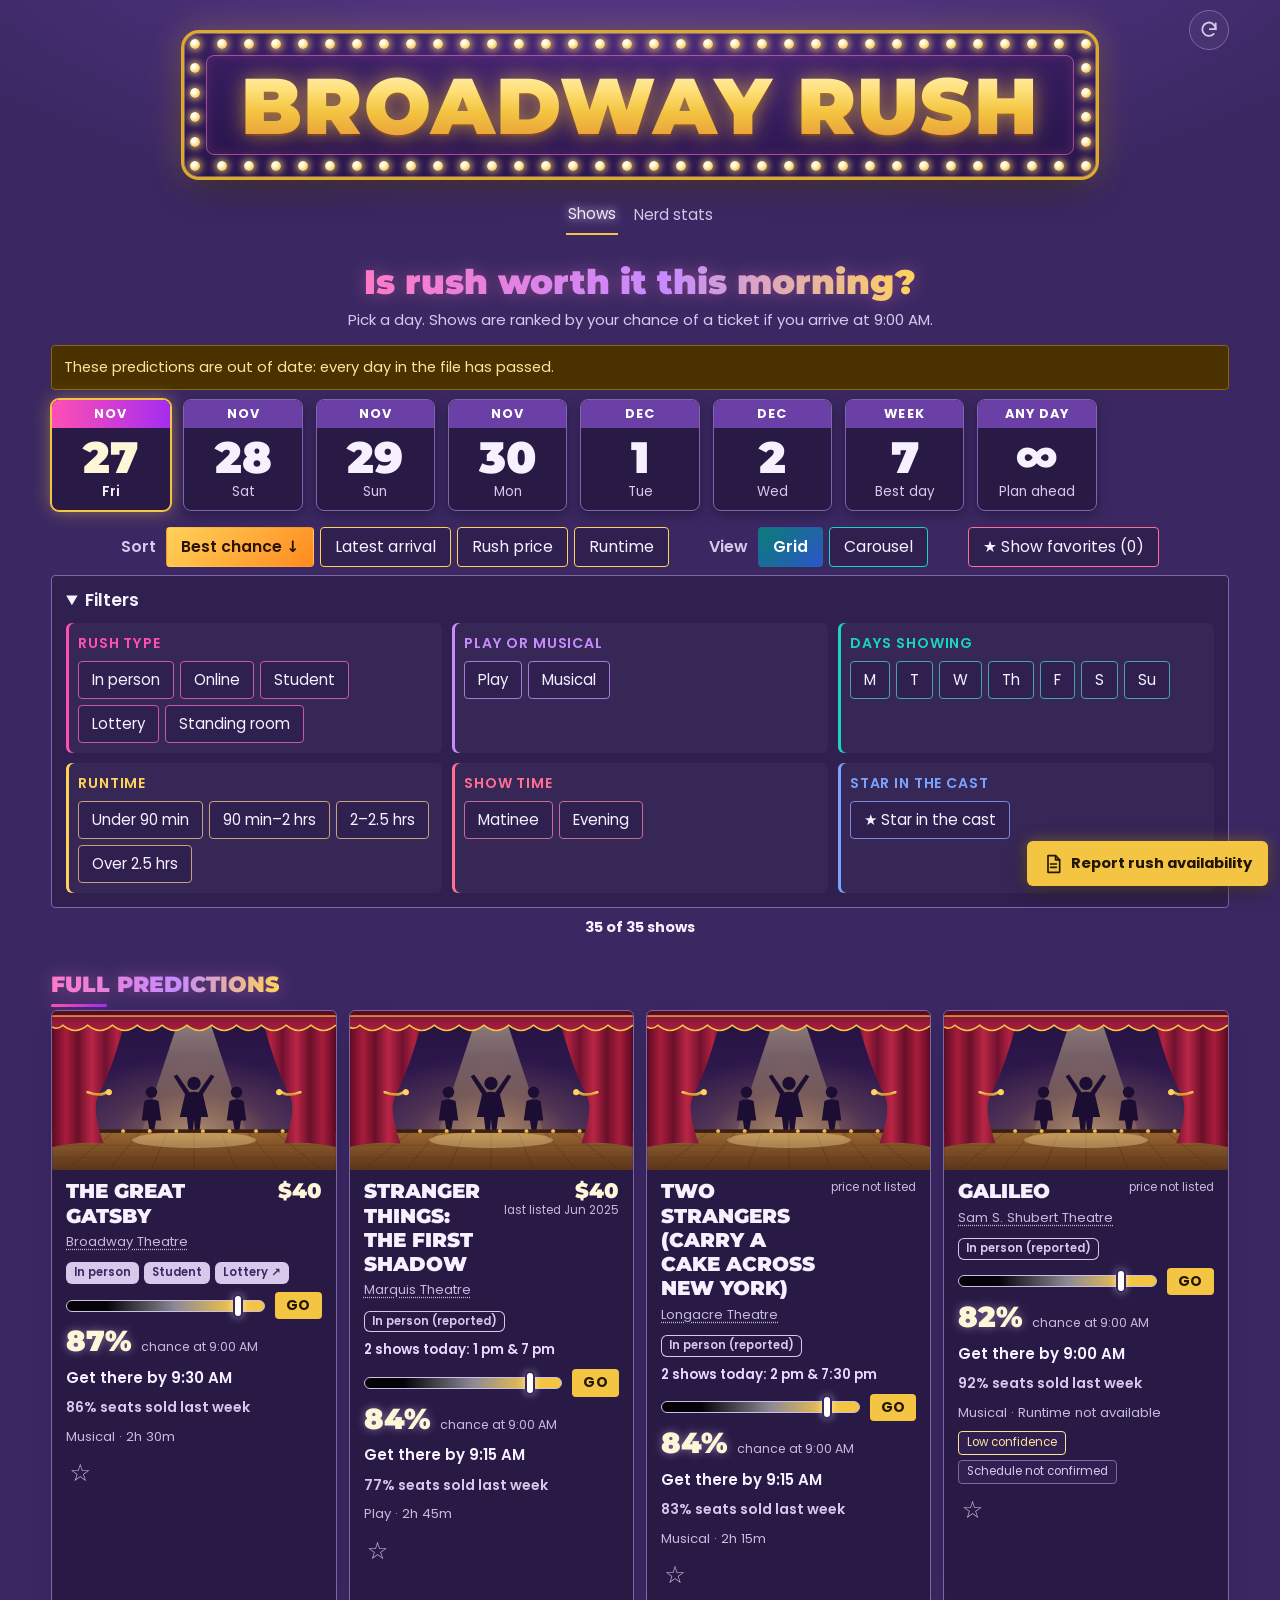
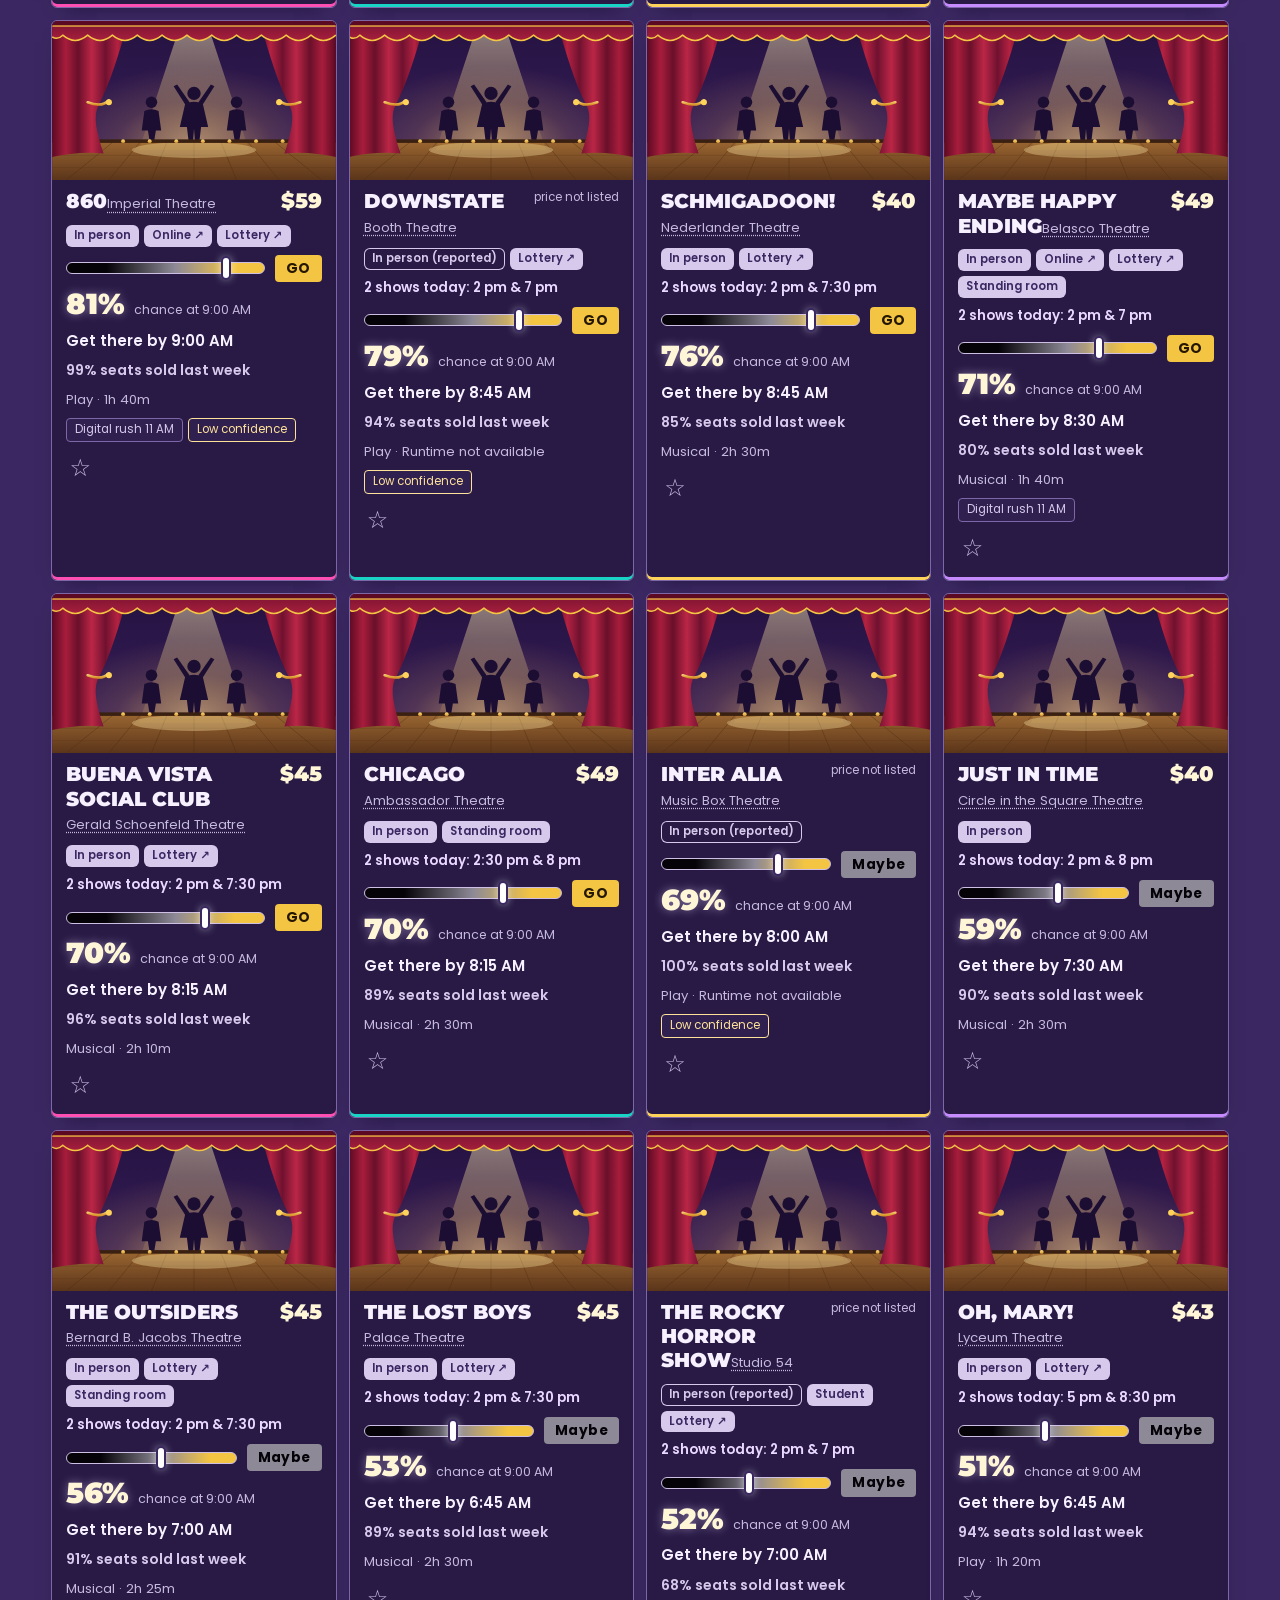
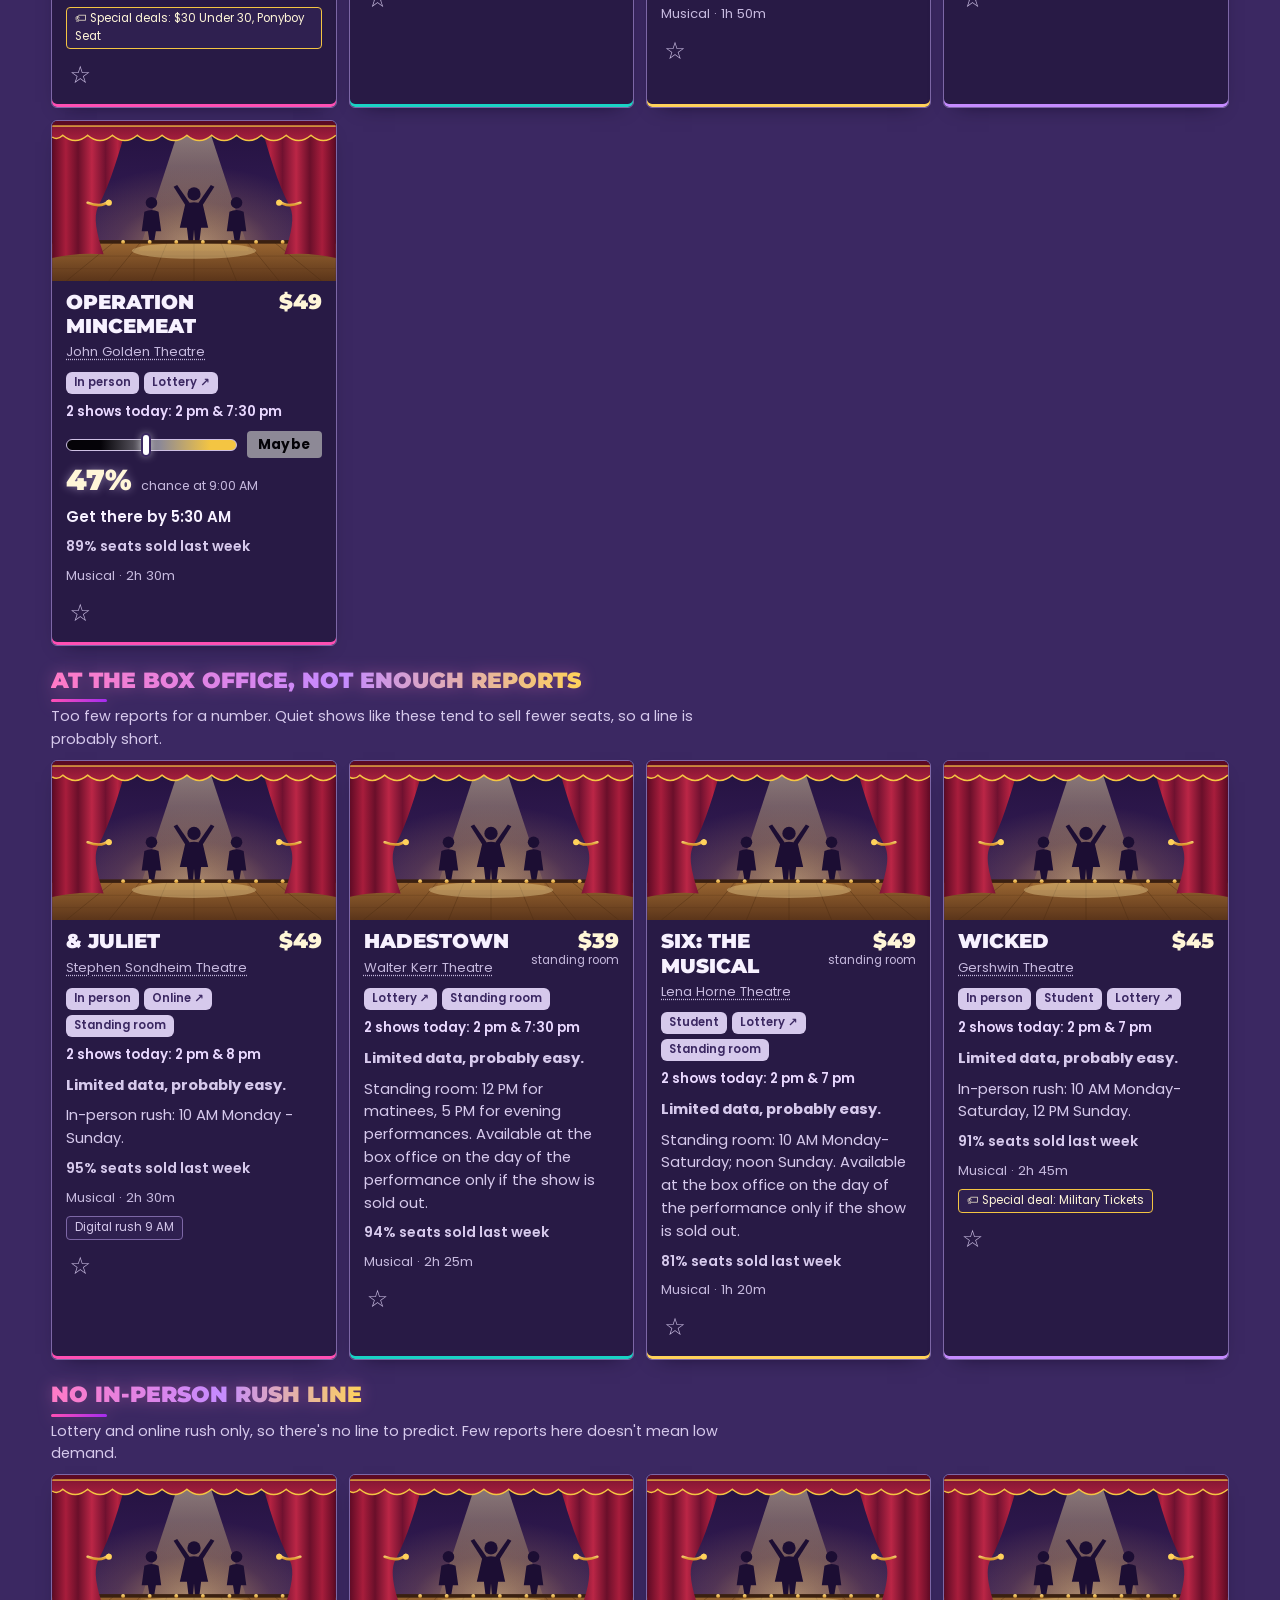
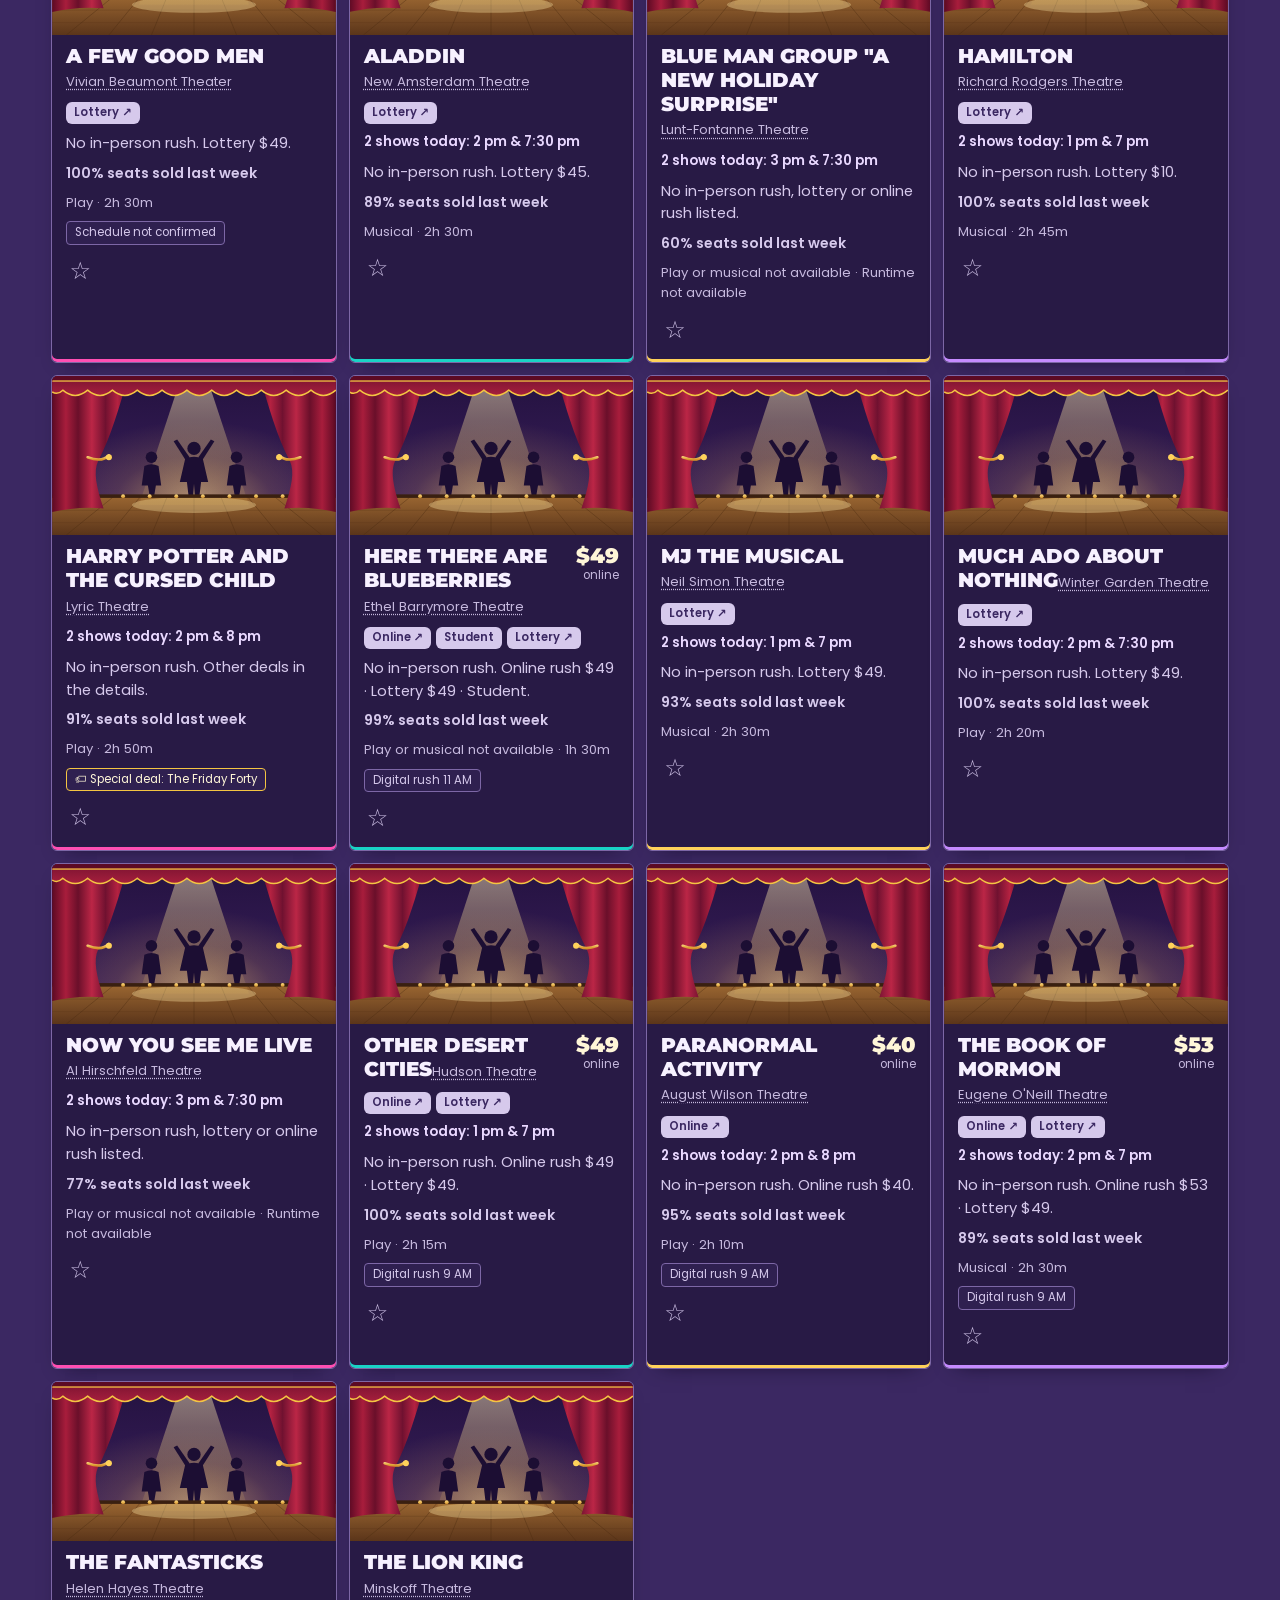
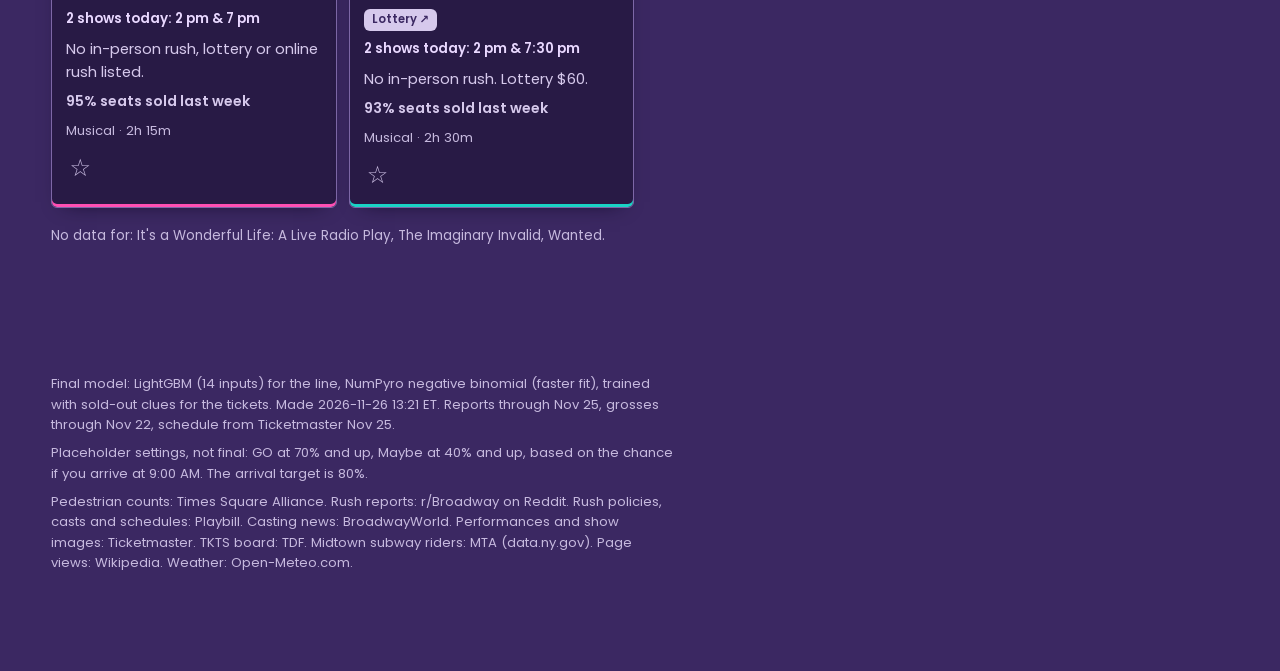
<file: web/index.html>
<!doctype html>
<html lang="en">
<head>
  <meta charset="utf-8">
  <meta name="viewport" content="width=device-width, initial-scale=1">
  <title>Broadway Rush</title>
  <meta name="description" content="Is it worth going to the box office this morning for rush, and which show gives you the best shot?">
  <meta name="theme-color" content="#3b2862">
  <link rel="icon" href="data:image/svg+xml,%3Csvg xmlns='http://www.w3.org/2000/svg' viewBox='0 0 32 32'%3E%3Crect width='32' height='32' rx='7' fill='%231a0d2e'/%3E%3Cpath d='M16 5l3.4 7 7.6 1-5.5 5.4 1.3 7.6-6.8-3.6L9.2 26l1.3-7.6L5 13l7.6-1z' fill='%23f4c542'/%3E%3C/svg%3E">
  <link rel="preconnect" href="https://fonts.googleapis.com">
  <link rel="preconnect" href="https://fonts.gstatic.com" crossorigin>
  <link rel="stylesheet" href="https://fonts.googleapis.com/css2?family=Montserrat:wght@900&family=Poppins:ital,wght@0,400;0,500;0,600;0,700;1,400&display=swap">
  <link rel="stylesheet" href="styles.css?v=20261123n14">
</head>
<body>
  <header class="site-header">
    <a class="brand" href="#/">Broadway Rush</a>
    <nav class="site-nav" aria-label="Main">
      <a href="#/" data-nav="home">Shows</a>
      <a href="#/nerd-stats" data-nav="nerd-stats">Nerd stats</a>
      <button type="button" class="nav-button" id="open-refresh">Refresh</button>
    </nav>
  </header>

  <main id="app" tabindex="-1"><p class="loading">Loading predictions...</p></main>

  <footer class="site-footer" id="footer"></footer>

  <button type="button" class="report-fab" id="open-report">
    <svg viewBox="0 0 24 24" width="20" height="20" aria-hidden="true" fill="none" stroke="currentColor" stroke-width="2" stroke-linecap="round" stroke-linejoin="round"><path d="M6 2h9l5 5v15H6z"/><path d="M15 2v5h5"/><path d="M9 12h7M9 16h7"/></svg>
    <span>Report rush availability</span>
  </button>

  <dialog id="modal" aria-labelledby="modal-title"></dialog>
  <div class="tooltip" id="tooltip" role="status" hidden></div>
  <script src="app.js?v=20261123n14"></script>
</body>
</html>
</file>
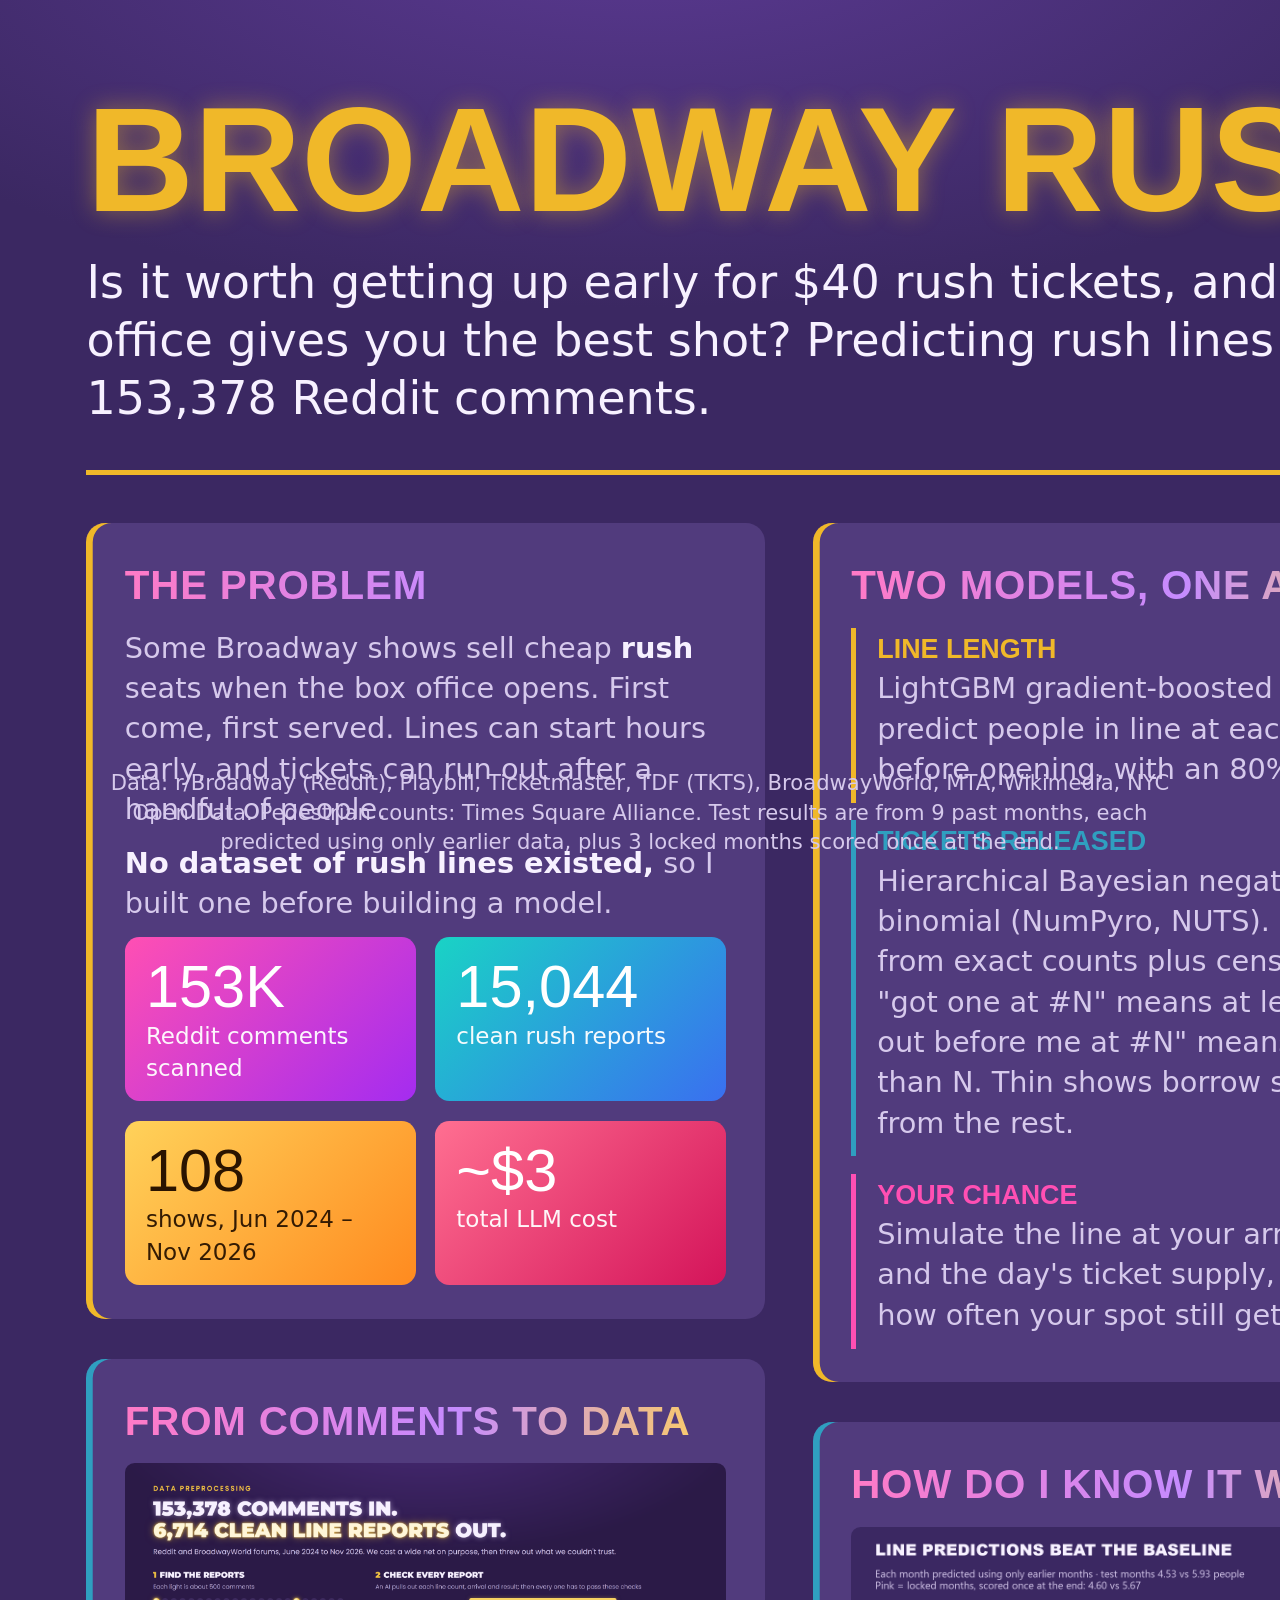
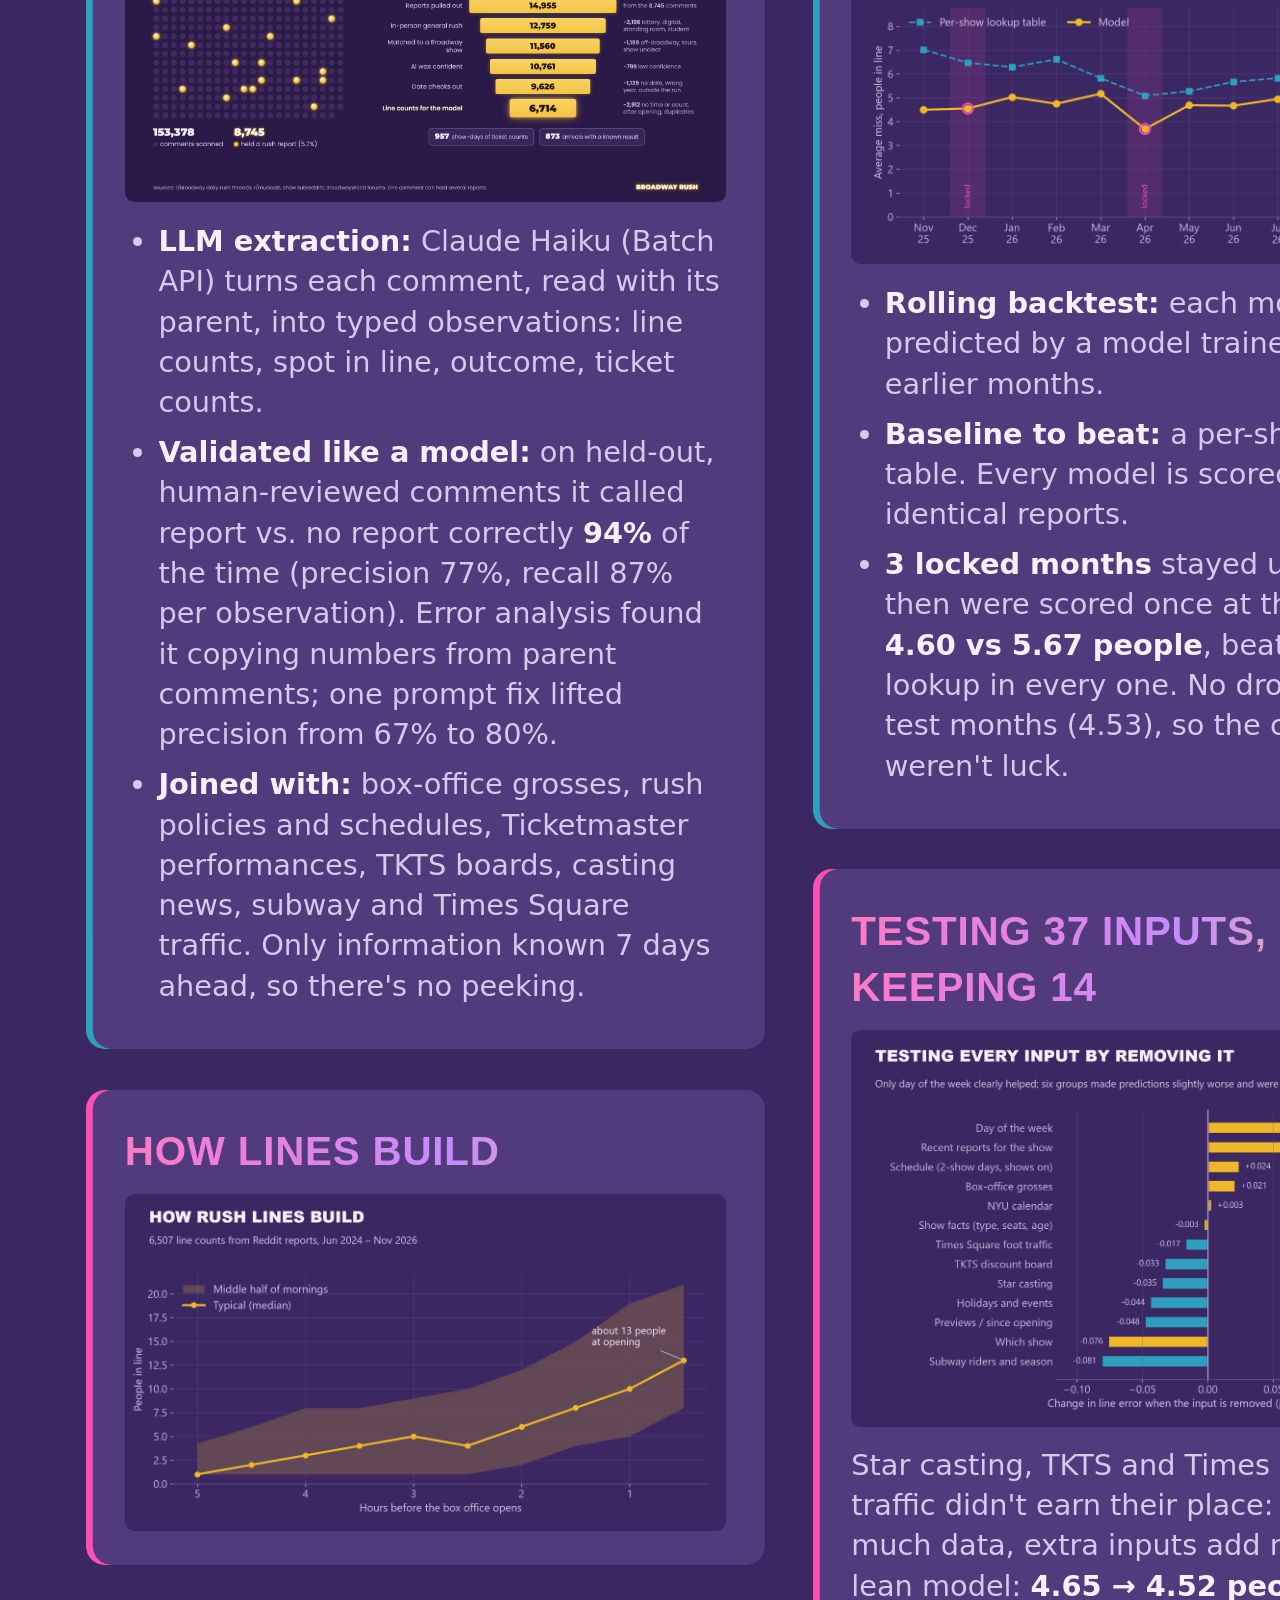
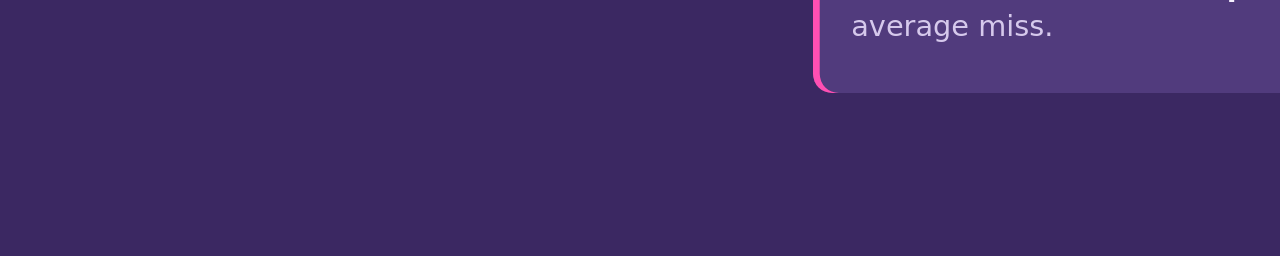
<file: presentation/poster.html>
<!doctype html>
<html lang="en">
<head>
<meta charset="utf-8">
<title>Broadway Rush poster</title>
<!-- Preliminary poster, 24 x 36 in portrait (NYU CDS Project Expo). Export:
     chrome --headless --print-to-pdf=presentation/broadway-rush-poster.pdf --no-pdf-header-footer presentation/poster.html -->
<style>
  @page { size: 24in 36in; margin: 0; }
  :root { --bg: #3b2862; --card: #513b7d; --ink: #f7f1ff; --ink2: #d6c9ec; --gold: #f0b829; --pink: #ff4fb3; --teal: #2f9fc0; }
  * { box-sizing: border-box; }
  html, body { margin: 0; }
  body {
    width: 24in; height: 36in; overflow: hidden; color: var(--ink); font: 0.3in/1.4 "Segoe UI", system-ui, sans-serif;
    background: radial-gradient(14in 6in at 50% -1in, #5c3a94 0%, var(--bg) 70%) no-repeat, var(--bg);
    -webkit-print-color-adjust: exact; print-color-adjust: exact; padding: 0.9in 0.9in 0.7in;
  }
  h1, h2, .big { font-family: "Arial Black", sans-serif; text-transform: uppercase; margin: 0; }
  header { display: flex; justify-content: space-between; align-items: flex-end; gap: 0.6in; padding-bottom: 0.45in; border-bottom: 0.06in solid var(--gold); }
  h1 { font-size: 1.55in; line-height: 1; color: var(--gold); text-shadow: 0 0 0.25in rgba(240, 184, 41, .45); }
  .sub { font-size: 0.48in; line-height: 1.25; margin-top: 0.2in; max-width: 15in; }
  .byline { text-align: right; font-size: 0.32in; color: var(--ink2); }
  .byline b { display: block; color: var(--ink); font-size: 0.42in; }
  .cols { display: grid; grid-template-columns: 1fr 1fr 1fr; gap: 0.5in; margin-top: 0.5in; }
  .col { display: flex; flex-direction: column; gap: 0.42in; }
  section { background: var(--card); border-radius: 0.2in; padding: 0.35in 0.4in; box-shadow: inset 0.07in 0 0 var(--edge, var(--gold)); }
  section.t { --edge: var(--teal); } section.p { --edge: var(--pink); }
  h2 { font-size: 0.42in; letter-spacing: .02em; margin-bottom: 0.15in;
       background: linear-gradient(90deg, #ff7ac6, #c58bff 55%, #ffd25a); -webkit-background-clip: text; background-clip: text; color: transparent; }
  p { margin: 0 0 0.14in; color: var(--ink2); }
  ul { margin: 0; padding-left: 0.35in; color: var(--ink2); }
  li { margin-bottom: 0.1in; }
  li b, p b { color: var(--ink); }
  img { width: 100%; display: block; border-radius: 0.1in; }
  .stats { display: grid; grid-template-columns: 1fr 1fr; gap: 0.2in; margin-top: 0.1in; }
  .stat { background: linear-gradient(135deg, var(--a), var(--b)); border-radius: 0.15in; padding: 0.18in 0.22in; color: #fff; }
  .stat .big { font-size: 0.62in; line-height: 1.1; }
  .stat span { font-size: 0.24in; display: block; opacity: .95; }
  .k1 { --a: #ff4fb3; --b: #a42cf0; } .k2 { --a: #19d3c5; --b: #3a6ff0; } .k3 { --a: #ffd25a; --b: #ff8a1f; color: #2a1400 !important; } .k4 { --a: #ff6f91; --b: #d4145a; }
  .models { display: grid; gap: 0.18in; }
  .model { border-left: 0.06in solid var(--c); padding-left: 0.22in; }
  .model b { color: var(--c); font-family: "Arial Black", sans-serif; text-transform: uppercase; font-size: 0.28in; }
  .qr { display: flex; gap: 0.35in; align-items: center; }
  .qrbox { flex: 0 0 2.6in; height: 2.6in; border: 0.04in dashed var(--ink2); border-radius: 0.15in; display: grid; place-items: center; text-align: center; font-size: 0.24in; color: var(--ink2); background: #fff1; }
  footer { position: absolute; left: 0.9in; right: 0.9in; bottom: 0.45in; font-size: 0.22in; color: var(--ink2); text-align: center; }
</style>
</head>
<body>
<header>
  <div>
    <h1>Broadway Rush</h1>
    <div class="sub">Is it worth getting up early for $40 rush tickets, and which box office gives you the best shot? Predicting rush lines from 153,378 Reddit comments.</div>
  </div>
  <div class="byline"><b>Rachel Chen</b>NYU Center for Data Science<br>Project Expo 2026</div>
</header>

<div class="cols">
  <div class="col">
    <section>
      <h2>The problem</h2>
      <p>Some Broadway shows sell cheap <b>rush</b> seats when the box office opens. First come, first served. Lines can start hours early, and tickets can run out after a handful of people.</p>
      <p><b>No dataset of rush lines existed,</b> so I built one before building a model.</p>
      <div class="stats">
        <div class="stat k1"><div class="big">153K</div><span>Reddit comments scanned</span></div>
        <div class="stat k2"><div class="big">15,044</div><span>clean rush reports</span></div>
        <div class="stat k3"><div class="big">108</div><span>shows, Jun 2024 – Nov 2026</span></div>
        <div class="stat k4"><div class="big">~$3</div><span>total LLM cost</span></div>
      </div>
    </section>
    <section class="t">
      <h2>From comments to data</h2>
      <img src="visuals/0_cleaning_funnel.png" alt="Cleaning funnel from Reddit comments to model rows">
      <ul style="margin-top:0.2in">
        <li><b>LLM extraction:</b> Claude Haiku (Batch API) turns each comment, read with its parent, into typed observations: line counts, spot in line, outcome, ticket counts.</li>
        <li><b>Validated like a model:</b> on held-out, human-reviewed comments it called report vs. no report correctly <b>94%</b> of the time (precision 77%, recall 87% per observation). Error analysis found it copying numbers from parent comments; one prompt fix lifted precision from 67% to 80%.</li>
        <li><b>Joined with:</b> box-office grosses, rush policies and schedules, Ticketmaster performances, TKTS boards, casting news, subway and Times Square traffic. Only information known 7 days ahead, so there's no peeking.</li>
      </ul>
    </section>
    <section class="p">
      <h2>How lines build</h2>
      <img src="visuals/1_line_growth.png" alt="Median people in line by hours before opening">
    </section>
  </div>

  <div class="col">
    <section>
      <h2>Two models, one answer</h2>
      <div class="models">
        <div class="model" style="--c: var(--gold)"><b>Line length</b><p>LightGBM gradient-boosted trees predict people in line at each hour before opening, with an 80% range.</p></div>
        <div class="model" style="--c: var(--teal)"><b>Tickets released</b><p>Hierarchical Bayesian negative-binomial (NumPyro, NUTS). It learns from exact counts plus censored clues: "got one at #N" means at least N; "sold out before me at #N" means fewer than N. Thin shows borrow strength from the rest.</p></div>
        <div class="model" style="--c: var(--pink)"><b>Your chance</b><p>Simulate the line at your arrival time and the day's ticket supply, then count how often your spot still gets a ticket.</p></div>
      </div>
    </section>
    <section class="t">
      <h2>How do I know it works?</h2>
      <img src="visuals/2_line_error_by_month.png" alt="Line error by test month, model vs lookup table">
      <ul style="margin-top:0.2in">
        <li><b>Rolling backtest:</b> each month is predicted by a model trained only on earlier months.</li>
        <li><b>Baseline to beat:</b> a per-show lookup table. Every model is scored on the identical reports.</li>
        <li><b>3 locked months</b> stayed untouched, then were scored once at the end: <b>4.60 vs 5.67 people</b>, beating the lookup in every one. No drop from the test months (4.53), so the choices weren't luck.</li>
      </ul>
    </section>
    <section class="p">
      <h2>Testing 37 inputs, keeping 14</h2>
      <img src="visuals/3_what_mattered.png" alt="Change in error when each input group is removed">
      <p style="margin-top:0.18in">Star casting, TKTS and Times Square traffic didn't earn their place: with this much data, extra inputs add noise. The lean model: <b>4.65 → 4.52 people</b> average miss.</p>
    </section>
  </div>

  <div class="col">
    <section>
      <h2>The honest part: tickets</h2>
      <img src="visuals/4_tickets_two_tests.png" alt="Two ticket tests: stated counts vs at-least checks">
      <ul style="margin-top:0.2in">
        <li><b>Reporting bias:</b> people post counts mostly when they're small ("only 6!"), so that test rewards guessing low.</li>
        <li>On the 4× more common "got one at #N" days, the model is right far more often (92% vs 75% on the locked months).</li>
        <li><b>Sold-out clues:</b> "sold out by 10:30" plus a line count shortly before became an "at most" clue, cutting ticket error 11%.</li>
        <li><b>The site</b> shows the lookup's ticket number, since it's closer on stated counts, and uses the model for your chance.</li>
      </ul>
    </section>
    <section class="t">
      <h2>The product</h2>
      <img src="visuals/site_shows.png" alt="Website: shows ranked by chance of a ticket">
      <p style="margin-top:0.18in">Shows ranked by your chance of a ticket for each of the next 7 days, with arrival advice, filters, and a "Nerd stats" page with every test result.</p>
      <div class="qr">
        <div class="qrbox">QR code<br>to the live site<br>(add after deploy)</div>
        <ul>
          <li><b>Code:</b> github.com/<wbr>rachelchen24/<wbr>broadway-rush</li>
          <li><b>Live site:</b> [Vercel link]</li>
        </ul>
      </div>
    </section>
    <section class="p">
      <h2>What I learned</h2>
      <ul>
        <li>The data you need often doesn't exist. Building it was most of the work.</li>
        <li>Measure an LLM like any model: answer key, held-out set, read the errors.</li>
        <li>A simple baseline keeps you honest.</li>
        <li>More features ≠ better.</li>
      </ul>
    </section>
  </div>
</div>

<footer>Data: r/Broadway (Reddit), Playbill, Ticketmaster, TDF (TKTS), BroadwayWorld, MTA, Wikimedia, NYC Open Data. Pedestrian counts: Times Square Alliance. Test results are from 9 past months, each predicted using only earlier data, plus 3 locked months scored once at the end.</footer>
</body>
</html>
</file>
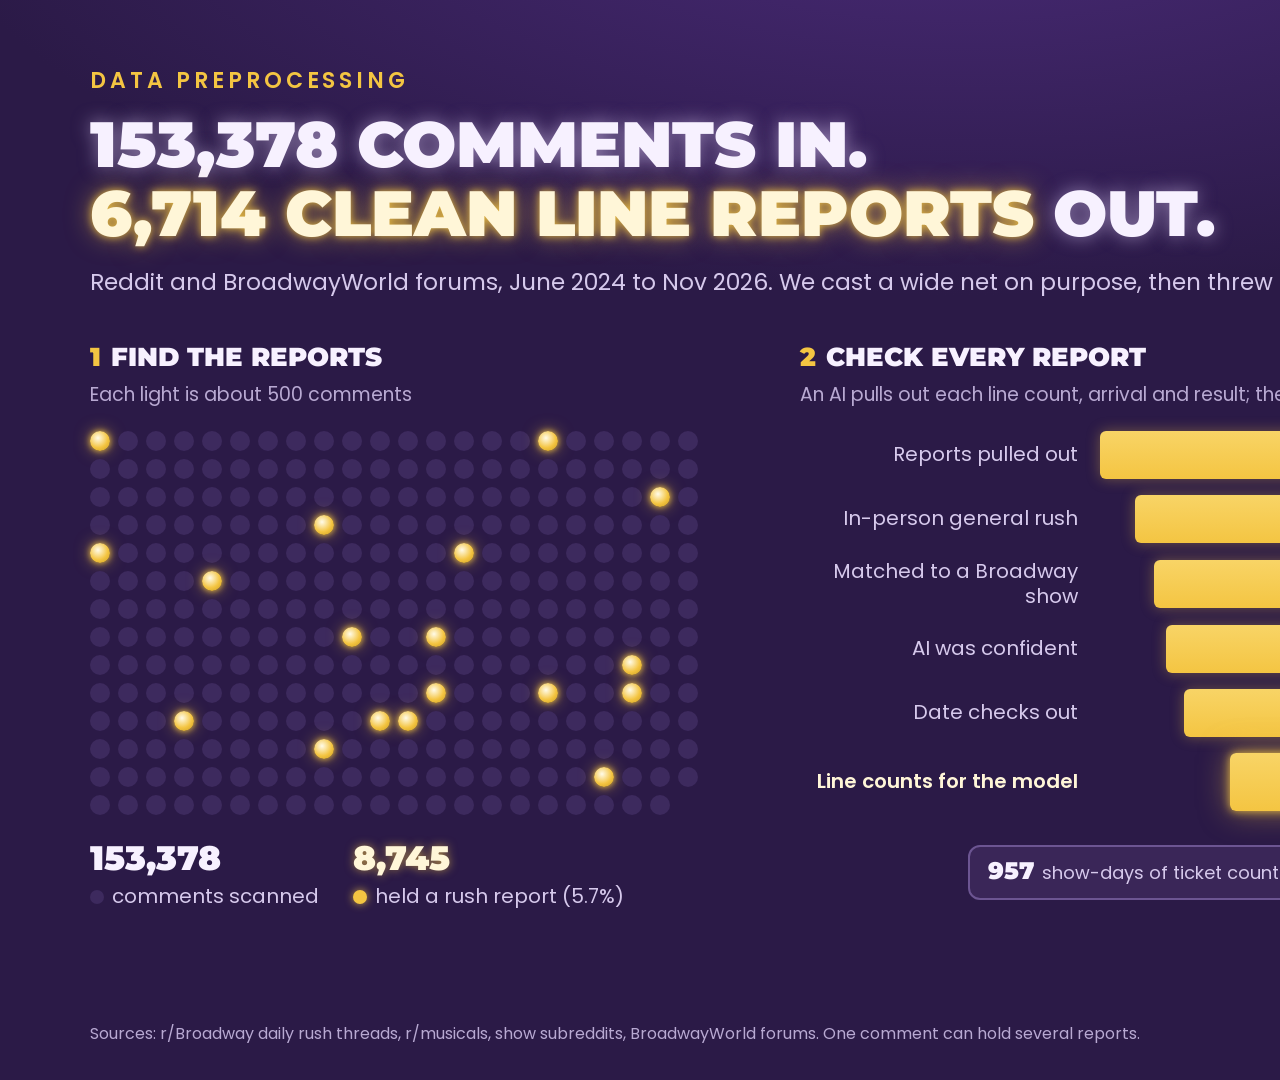
<file: docs/slides/cleaning-funnel.html>
<!doctype html>
<!-- Slide image: the Reddit cleaning funnel (SPEC 1.1, Data Preprocessing). 1920x1080.
     Numbers are from data/processed/model_funnel.json (2026-11-11 build) and the comment counts in data/raw/comments.csv.
     Re-render: chrome --headless --screenshot=out.png --window-size=1920,1080 --force-device-scale-factor=2 file:///.../cleaning-funnel.html -->
<html lang="en">
<head>
<meta charset="utf-8">
<title>Cleaning funnel</title>
<link rel="stylesheet" href="https://fonts.googleapis.com/css2?family=Montserrat:wght@900&family=Poppins:wght@400;500;600&display=swap">
<style>
  :root {
    --bg: #2b1a47; --card: #402c60; --line: #6c5592; --ink: #f7f1ff; --ink-2: #d6c9ec; --ink-3: #b8a9d2;
    --glow: #e9d8ff; --warm: #fff6d8; --gold: #f4c542; --bulb-off: #3d2a5e;
    --display: Montserrat, "Arial Black", sans-serif; --body: Poppins, "Segoe UI", sans-serif;
  }
  * { box-sizing: border-box; margin: 0; }
  html, body { width: 1920px; height: 1080px; overflow: hidden; }
  body {
    background: radial-gradient(1500px 650px at 50% -160px, #4c2c7c 0%, var(--bg) 70%) no-repeat, var(--bg);
    color: var(--ink); font-family: var(--body); padding: 70px 90px 0;
    position: relative;
  }
  .kicker { font: 600 22px/1 var(--body); letter-spacing: .18em; text-transform: uppercase; color: var(--gold); }
  h1 {
    font: 900 64px/1.08 var(--display); text-transform: uppercase; margin-top: 18px;
    text-shadow: 0 0 18px rgba(233, 216, 255, .5);
  }
  h1 .gold { color: var(--warm); text-shadow: 0 0 8px rgba(244,197,66,.9), 0 0 26px rgba(244,197,66,.55); }
  .sub { font-size: 23px; color: var(--ink-2); margin-top: 18px; max-width: 1500px; line-height: 1.45; }

  .stage { display: grid; grid-template-columns: 640px 1fr; gap: 70px; margin-top: 44px; }
  .panel-h { font: 900 26px/1 var(--display); text-transform: uppercase; color: var(--ink); }
  .panel-h span { color: var(--gold); margin-right: 10px; }
  .panel-sub { font-size: 19px; color: var(--ink-3); margin: 10px 0 22px; }

  /* Step 1: marquee bulbs, one per ~500 comments */
  .bulbs { display: grid; grid-template-columns: repeat(22, 20px); gap: 8px; }
  .bulb { width: 20px; height: 20px; border-radius: 50%; background: var(--bulb-off); }
  .bulb.on {
    background: radial-gradient(circle at 40% 35%, #fffbe8 0%, var(--gold) 55%, #c99a1c 100%);
    box-shadow: 0 0 6px rgba(244,197,66,.95), 0 0 16px rgba(244,197,66,.6);
  }
  .bulb-key { display: flex; gap: 34px; margin-top: 26px; font-size: 20px; color: var(--ink-2); }
  .bulb-key b { font: 900 34px/1 var(--display); display: block; color: var(--ink); margin-bottom: 6px; }
  .bulb-key .lit b { color: var(--warm); text-shadow: 0 0 10px rgba(244,197,66,.6); }
  .legend-dot { display: inline-block; width: 14px; height: 14px; border-radius: 50%; vertical-align: -1px; margin-right: 8px; background: var(--bulb-off); }
  .legend-dot.on { background: var(--gold); box-shadow: 0 0 8px rgba(244,197,66,.8); }

  /* Step 2: funnel */
  .funnel { display: grid; grid-template-columns: 300px 470px 1fr; row-gap: 16px; align-items: center; }
  .f-label { font-size: 20px; color: var(--ink-2); text-align: right; padding-right: 22px; line-height: 1.25; }
  .f-track { display: flex; justify-content: center; }
  .f-bar {
    height: 48px; border-radius: 6px; background: linear-gradient(180deg, #f8d466, var(--gold));
    display: flex; align-items: center; justify-content: center;
    font: 900 26px/1 var(--display); color: #241600;
    box-shadow: 0 0 14px rgba(244,197,66,.35);
  }
  .f-cut { font-size: 18px; color: var(--ink-3); padding-left: 22px; line-height: 1.25; }
  .f-cut b { color: var(--ink-2); font-weight: 600; }
  .f-row-final .f-bar { height: 58px; font-size: 32px; box-shadow: 0 0 10px rgba(244,197,66,.9), 0 0 30px rgba(244,197,66,.5); }
  .f-row-final .f-label { color: var(--warm); font-weight: 600; }
  .also { grid-column: 1 / 4; display: flex; justify-content: center; gap: 16px; margin-top: 18px; }
  .chip { border: 2px solid var(--line); background: rgba(64,44,96,.7); border-radius: 12px; padding: 12px 18px; font-size: 18px; color: var(--ink-2); }
  .chip b { font: 900 24px/1 var(--display); color: var(--ink); margin-right: 8px; }

  .foot { position: absolute; left: 90px; right: 90px; bottom: 34px; display: flex; justify-content: space-between; font-size: 16px; color: var(--ink-3); }
  .brand { font: 900 20px/1 var(--display); text-transform: uppercase; color: var(--warm); text-shadow: 0 0 6px rgba(244,197,66,.9), 0 0 18px rgba(244,197,66,.5); }
</style>
</head>
<body>
  <div class="kicker">Data preprocessing</div>
  <h1>153,378 comments in.<br><span class="gold">6,714 clean line reports</span> out.</h1>
  <p class="sub">Reddit and BroadwayWorld forums, June 2024 to Nov 2026. We cast a wide net on purpose, then threw out what we couldn't trust.</p>

  <div class="stage">
    <section>
      <div class="panel-h"><span>1</span>Find the reports</div>
      <div class="panel-sub">Each light is about 500 comments</div>
      <div class="bulbs" id="bulbs"></div>
      <div class="bulb-key">
        <div><b>153,378</b><span class="legend-dot"></span>comments scanned</div>
        <div class="lit"><b>8,745</b><span class="legend-dot on"></span>held a rush report (5.7%)</div>
      </div>
    </section>

    <section>
      <div class="panel-h"><span>2</span>Check every report</div>
      <div class="panel-sub">An AI pulls out each line count, arrival and result; then every one has to pass these checks</div>
      <div class="funnel" id="funnel"></div>
    </section>
  </div>


  <div class="foot">
    <span>Sources: r/Broadway daily rush threads, r/musicals, show subreddits, BroadwayWorld forums. One comment can hold several reports.</span>
    <span class="brand">Broadway Rush</span>
  </div>

<script>
  // Step 1: 307 bulbs (153,378 / 500), 18 lit (8,745 / 500, rounded), scattered with a fixed seed.
  const total = 307, lit = 18;
  let seed = 7; const rand = () => (seed = (seed * 16807) % 2147483647) / 2147483647;
  const on = new Set(); while (on.size < lit) on.add(Math.floor(rand() * total));
  const bulbs = document.getElementById('bulbs');
  for (let i = 0; i < total; i++) { const d = document.createElement('div'); d.className = 'bulb' + (on.has(i) ? ' on' : ''); bulbs.appendChild(d); }

  // Step 2: funnel (model_funnel.json)
  const rows = [
    ['Reports pulled out', 14955, 'from the <b>8,745</b> comments'],
    ['In-person general rush', 12759, '<b>−2,196</b> lottery, digital, standing room, student'],
    ['Matched to a Broadway show', 11560, '<b>−1,199</b> off-Broadway, tours, show unclear'],
    ['AI was confident', 10761, '<b>−799</b> low confidence'],
    ['Date checks out', 9626, '<b>−1,135</b> no date, wrong year, outside the run'],
    ['Line counts for the model', 6714, '<b>−2,912</b> no time or count, after opening, duplicates', true],
  ];
  const max = 14955, width = 470, f = document.getElementById('funnel');
  for (const [label, n, cut, final] of rows) {
    const w = Math.round(width * n / max);
    f.insertAdjacentHTML('beforeend',
      `<div class="f-label${final ? ' f-row-final' : ''}" style="${final ? 'color:var(--warm);font-weight:600' : ''}">${label}</div>
       <div class="f-track${final ? ' f-row-final' : ''}"><div class="f-bar" style="width:${w}px">${n.toLocaleString('en-US')}</div></div>
       <div class="f-cut">${cut}</div>`);
  }
  f.insertAdjacentHTML('beforeend', `<div class="also">
    <div class="chip"><b>957</b>show-days of ticket counts</div>
    <div class="chip"><b>873</b>arrivals with a known result</div></div>`);
</script>
</body>
</html>
</file>
<file: web/styles.css>
/* Look: SPEC 2.4. Deep purple, glowing light text, at least 7/8 of the screen wide. Montserrat Black (weight 900, all caps,
   SPEC 2.8 N1) for the logo, headings, show names and big numbers; Poppins for everything else. */
:root {
  color-scheme: dark;
  --bg: #3b2862;       /* lifted 2026-11-19 (Rachel: dark, but not quite as dark); was #2b1a47 */
  --bg-2: #2f2050;     /* boxes darker than the page (Rachel 2026-11-23); were #46316f / #513b7d / #5d478b */
  --card: #281a45;
  --card-2: #34245a;
  --field: #1f1438;
  --line: #7d67a6;
  --ink: #f7f1ff;
  --ink-2: #d6c9ec;
  --ink-3: #c6b9de;
  --glow: #e9d8ff;
  --warm: #fff6d8;
  --gold: #f4c542;
  --gray: #8d8996;
  --black: #050308;
  --on-gold: #241600;
  --warn-bg: #4a3200;
  --warn-ink: #ffe29a;
  --warn-line: #8a6500;
  --series-1: #f0b829; /* brightened 2026-11-12 (was #b98a0c) */
  --series-2: #2f9fc0;
  --series-2-light: #6fc6de;
  --radius: 6px;  /* was 14px */
  --page-width: 92%; /* never under 7/8 of the screen */
  --font-display: Montserrat, "Arial Black", "Segoe UI Black", sans-serif;
  --font-body: Poppins, "Segoe UI", system-ui, -apple-system, sans-serif;
}

* { box-sizing: border-box; }
html { -webkit-text-size-adjust: 100%; }
body {
  margin: 0;
  background: radial-gradient(1200px 500px at 50% -120px, #5c3a94 0%, var(--bg) 70%) no-repeat, var(--bg);
  color: var(--ink);
  font: 15px/1.55 var(--font-body);
  min-height: 100vh;
  overflow-x: hidden;
}
a { color: var(--glow); }
h1, h2, h3, h4 { font-family: var(--font-display); line-height: 1.15; margin: 0; font-weight: 900; letter-spacing: 0; text-transform: uppercase; color: var(--ink); }
/* Page headlines in sentence case (Rachel 2026-11-12); show names stay in caps. */
h1.sentence { text-transform: none; }
h1 { font-size: 2.1rem; text-shadow: 0 0 14px rgba(233, 216, 255, .55); }
h2 { font-size: 1.4rem; text-shadow: 0 0 10px rgba(233, 216, 255, .35); }
h3 { font-size: 1.12rem; }
h4 { font-size: .95rem; }
p { margin: 0 0 .6em; max-width: 78ch; }
button, input, select, textarea { font: inherit; }
:focus-visible { outline: 2px solid var(--gold); outline-offset: 2px; }

.site-header, main, .site-footer { width: var(--page-width); margin-left: auto; margin-right: auto; }
.site-header {
  display: flex; flex-wrap: wrap; align-items: center; justify-content: space-between; gap: 6px 16px;
  padding: 14px 0 10px;
}
.brand {
  font-family: var(--font-display); font-size: 1.7rem; font-weight: 900; letter-spacing: 0; text-transform: uppercase; line-height: 1;
  color: var(--warm); text-decoration: none;
  text-shadow: 0 0 6px rgba(244, 197, 66, .9), 0 0 20px rgba(244, 197, 66, .55);
}
.site-nav { display: flex; align-items: center; gap: 4px 14px; flex-wrap: wrap; }
.site-nav a { color: var(--ink-2); text-decoration: none; padding: 8px 2px; font-size: .95rem; }
.site-nav a[aria-current="page"] { color: var(--ink); text-shadow: 0 0 10px var(--glow); border-bottom: 2px solid var(--gold); }
.nav-button {
  background: transparent; color: var(--ink-2); border: 1px solid var(--line); border-radius: 4px; padding: 5px 14px; cursor: pointer;
  font-size: .95rem; min-height: 36px;
}
.nav-button:hover { color: var(--ink); border-color: var(--ink-3); }

main { padding: 4px 0 120px; }
main:focus { outline: none; }
.loading { color: var(--ink-2); padding: 40px 0; }
.lede { color: var(--ink-2); margin: 6px 0 14px; }

/* Day picker */
.day-picker { display: flex; gap: 8px; overflow-x: auto; padding: 4px 2px 10px; margin: 0 -2px; scrollbar-width: thin; }
.day-chip {
  flex: 0 0 auto; min-width: 66px; min-height: 58px; padding: 7px 10px; border-radius: 4px; cursor: pointer; text-align: center;
  background: var(--bg-2); color: var(--ink-2); border: 1px solid var(--line); line-height: 1.2;
}
.day-chip b { display: block; font-size: .78rem; font-weight: 600; letter-spacing: .04em; text-transform: uppercase; }
.day-chip span { font-size: 1.05rem; }
.day-chip:hover { border-color: var(--ink-3); }
.day-chip[aria-pressed="true"] { background: var(--card-2); color: var(--warm); border-color: var(--gold); box-shadow: 0 0 12px rgba(244, 197, 66, .4); }

/* Sort and filters */
.controls { display: grid; gap: 8px; margin: 2px 0 12px; }
.control-row { display: flex; flex-wrap: wrap; align-items: center; gap: 6px; }
.control-name { font-weight: 600; font-size: .86rem; color: var(--ink-2); min-width: 96px; }
.chip {
  border: 1px solid var(--line); background: var(--bg-2); color: var(--ink); border-radius: 4px; padding: 4px 11px; min-height: 34px; cursor: pointer; font-size: .86rem;
}
.chip:hover:not(:disabled) { border-color: var(--ink-3); }
.chip[aria-pressed="true"] { background: var(--gold); color: var(--on-gold); border-color: var(--gold); font-weight: 600; }
.chip:disabled { opacity: .55; cursor: not-allowed; border-style: dashed; }
.control-note { color: var(--ink-2); font-size: .8rem; }
.filters { background: var(--bg-2); border: 1px solid var(--line); border-radius: 4px; padding: 4px 12px; }
.filters summary { cursor: pointer; font-weight: 600; min-height: 34px; padding: 5px 0; color: var(--ink); }
.filters[open] summary { margin-bottom: 4px; }
.filter-body { display: grid; gap: 8px; padding-bottom: 8px; }
.filters .control-name, .filters .control-note { color: var(--ink-2); }
.result-line { display: flex; flex-wrap: wrap; align-items: center; gap: 4px 12px; color: var(--ink-2); font-size: .9rem; }
.result-line b { color: var(--ink); }
.clear-all { background: none; border: 0; color: var(--ink); text-decoration: underline; cursor: pointer; padding: 4px; min-height: 30px; font-size: .9rem; }
.toggle { display: inline-flex; align-items: center; gap: 8px; cursor: pointer; font-size: .92rem; color: var(--ink); min-height: 36px; }
.toggle input { width: 18px; height: 18px; accent-color: var(--gold); }

/* Tiles */
.group-title { margin: 22px 0 3px; }
.group-note { color: var(--ink-2); font-size: .9rem; margin: 0 0 10px; }
.tiles { display: grid; grid-template-columns: repeat(auto-fill, minmax(min(270px, 100%), 1fr)); gap: 12px; }
.tile {
  position: relative; display: flex; flex-direction: column; gap: 8px; padding: 14px; border-radius: var(--radius);
  background: var(--card); border: 1px solid var(--line); min-width: 0;
}
.tile:hover { border-color: var(--ink-3); background: var(--card-2); }
.tile-top { display: flex; justify-content: space-between; gap: 10px; align-items: flex-start; }
.tile-name { min-width: 0; }
.tile-link { color: var(--ink); text-decoration: none; font-family: var(--font-display); font-weight: 900; letter-spacing: 0; text-transform: uppercase; font-size: 1.22rem; line-height: 1.15; overflow-wrap: break-word; }
.tile-link::after { content: ""; position: absolute; inset: 0; border-radius: var(--radius); }
.tile-link:focus-visible { outline: none; }
.tile-link:focus-visible::after { outline: 2px solid var(--gold); outline-offset: 2px; }
.theater { display: block; color: var(--ink-3); font-size: .82rem; margin-top: 1px; }
.price { font-family: var(--font-display); font-weight: 900; letter-spacing: 0; text-transform: uppercase; color: var(--warm); white-space: nowrap; font-size: 1.3rem; line-height: 1.1; text-align: right; }
.price small { display: block; font-family: var(--font-body); letter-spacing: 0; text-transform: none; font-weight: 400; color: var(--ink-3); font-size: .72rem; line-height: 1.3; }
.fav {
  position: relative; z-index: 1; align-self: flex-start; background: none; border: 0; padding: 0 4px; margin-left: -4px;
  min-width: 36px; min-height: 36px; font-size: 1.5rem; line-height: 1; color: var(--ink-3); cursor: pointer;
}
.fav:hover { color: var(--warm); }
.fav[aria-pressed="true"] { color: var(--gold); }
.stats { display: flex; justify-content: space-between; gap: 10px; align-items: baseline; flex-wrap: wrap; }
.chance { font-family: var(--font-display); font-size: 1.8rem; line-height: 1; font-weight: 900; letter-spacing: 0; text-transform: uppercase; color: var(--ink); text-shadow: 0 0 10px rgba(233, 216, 255, .45); }
.chance small { font-family: var(--font-body); letter-spacing: 0; text-transform: none; font-size: .78rem; font-weight: 400; color: var(--ink-3); text-shadow: none; }
.arrival { font-weight: 600; color: var(--ink); }
.badges { display: flex; flex-wrap: wrap; gap: 5px; }
.badge { font-size: .72rem; padding: 2px 8px; border-radius: 4px; background: var(--bg-2); border: 1px solid var(--line); color: var(--ink-2); }
.badge.low { border-color: var(--warn-ink); color: var(--warn-ink); }
.rush-label { font-size: .72rem; font-weight: 600; padding: 2px 8px; border-radius: 6px; background: var(--ink-2); color: var(--bg); }
.rush-label.reported { background: transparent; color: var(--ink-2); box-shadow: inset 0 0 0 1px var(--ink-2); }
.simple-line { color: var(--ink-2); font-size: .92rem; }
.facts-line { color: var(--ink-3); font-size: .82rem; }
.seats { color: var(--ink-2); font-size: .88rem; font-weight: 600; }
.check-back { color: var(--ink-2); font-size: .88rem; font-style: italic; }

/* Links out: theater to Google Maps (N2), lottery and online rush (N4). They sit above the tile's whole-card link. */
.theater-link { position: relative; z-index: 1; color: var(--ink-3); text-decoration: underline dotted; text-underline-offset: 3px; align-self: flex-start; }
.theater-link:hover { color: var(--ink); text-decoration-style: solid; }
.tile .theater-link { display: inline-block; padding: 2px 0; }
.head-theater { color: inherit; }
a.rush-link { position: relative; z-index: 1; text-decoration: none; }
a.rush-link:hover { background: var(--warm); }
a.rush-link.reported:hover { background: var(--bg-2); }
.link-line { margin: 4px 0 0; font-size: .9rem; color: var(--ink-2); }
.out-link { color: var(--warm); font-weight: 600; }
/* Typical ticket crossed out next to the rush price (N3) */
/* Special deals (N10) and two-show days (N8) */
.badge.deal { border-color: var(--gold); color: var(--warm); }
.deal-row + .deal-row { margin-top: 10px; }
.two-show { font-size: .84rem; font-weight: 600; color: var(--glow); }
.two-show + .two-show { font-weight: 400; color: var(--ink-2); margin-top: -6px; }
.two-show-note { font-size: .84rem; color: var(--ink-2); margin: 4px 0 2px; }
.two-mark { font-size: .6rem; margin-left: 1px; }
.strip-day small.strip-two { color: var(--glow); font-size: .62rem; }
.showtime-section { margin-top: 18px; padding-top: 4px; border-top: 1px solid var(--line); }
.showtime-section:first-child { border-top: 0; }
.showtime-title { font-size: 1.6rem; margin: 14px 0 2px; color: var(--warm); text-shadow: 0 0 10px rgba(244, 197, 66, .45); }
.showtime-count { font-family: var(--font-body); font-weight: 400; text-transform: none; font-size: .9rem; color: var(--ink-3); text-shadow: none; }
.showtime-section h3.group-title { margin-top: 14px; }

/* High-profile stars (N5): label, leaving badge, Key appeals */
.badge.leaving { border-color: var(--gold); background: var(--warn-bg); color: var(--warn-ink); font-weight: 600; }
.appeal + .appeal { margin-top: 10px; }
.appeal-role { font-family: var(--font-body); font-weight: 400; text-transform: none; color: var(--ink-2); font-size: .9rem; }
.appeal.soon h3 { color: var(--warm); }
.appeal-soon { color: var(--warn-ink); font-weight: 600; font-size: .9rem; margin: 2px 0 0; }

/* Unusual box office opening (noon on Sundays): asterisk on the time, note under the picker (SPEC 2.2b) */
.open-mark { color: var(--gold); font-weight: 700; margin-left: 1px; }
.open-note { color: var(--ink-2); font-size: .86rem; margin: 0 0 10px; max-width: none; }
.open-note .open-mark { margin: 0; }

/* This week view (SPEC 2.2b) */
.strip-holder { margin: 2px 0 6px; }
.strip-title { font-size: 1.3rem; margin: 4px 0 6px; }
.week-strip { display: grid; grid-template-columns: repeat(7, minmax(0, 1fr)); gap: 6px; margin-bottom: 8px; }
.strip-day {
  display: grid; justify-items: center; gap: 1px; padding: 7px 2px 8px; border-radius: 4px; text-decoration: none; text-align: center; min-width: 0;
  background: var(--bg-2); color: var(--ink-2); border: 1px solid var(--line); line-height: 1.15;
}
.strip-day:hover { border-color: var(--ink-3); }
.strip-day b { font-size: .74rem; font-weight: 600; letter-spacing: .04em; text-transform: uppercase; color: var(--ink); }
.strip-date { font-size: .74rem; color: var(--ink-3); }
.strip-num { font-family: var(--font-display); font-weight: 900; text-transform: uppercase; font-size: 1.45rem; line-height: 1; color: var(--ink); margin-top: 2px; }
.strip-day small { font-size: .68rem; color: var(--ink-3); }
.strip-day.best { background: var(--card-2); border-color: var(--gold); box-shadow: 0 0 12px rgba(244, 197, 66, .4); }
.strip-day.best .strip-num { color: var(--warm); text-shadow: 0 0 10px rgba(244, 197, 66, .55); }
.strip-day.off { opacity: .55; }
.tiles.week-tiles { grid-template-columns: repeat(auto-fill, minmax(min(320px, 100%), 1fr)); }
.best-day { display: flex; flex-wrap: wrap; align-items: baseline; gap: 2px 8px; }
.best-label { font-size: .74rem; font-weight: 600; letter-spacing: .05em; text-transform: uppercase; color: var(--ink-3); }
.best-when { font-weight: 600; color: var(--warm); }
.week-row { position: relative; z-index: 1; display: grid; grid-template-columns: repeat(7, minmax(0, 1fr)); gap: 3px; }
.week-cell {
  display: grid; justify-items: center; gap: 1px; padding: 4px 0 5px; border-radius: 3px; text-decoration: none; min-width: 0;
  font-variant-numeric: tabular-nums; line-height: 1.15; border: 1px solid transparent;
}
.week-cell-day { font-size: .66rem; font-weight: 600; letter-spacing: .03em; text-transform: uppercase; }
.week-cell-val { font-size: .74rem; font-weight: 600; white-space: nowrap; }
.week-cell.dark, .week-cell.off { color: var(--ink-3); background: var(--bg-2); }
.week-cell.dark .week-cell-val, .week-cell.off .week-cell-val { font-weight: 400; }
.week-cell.tone-GO { background: var(--gold); color: var(--on-gold); }
.week-cell.tone-Maybe { background: var(--gray); color: var(--black); }
.week-cell.tone-Stay { background: var(--black); color: #fff; border-color: #cdbfe3; }
.week-cell .open-mark { color: inherit; }
.week-cell.best { outline: 2px solid var(--glow); outline-offset: 1px; box-shadow: 0 0 10px rgba(233, 216, 255, .6); }
a.week-cell:hover { filter: brightness(1.12); }

/* Worth-it bar: black to gray to gold, with a light outline so the black end shows on the dark purple */
.worth { display: flex; align-items: center; gap: 10px; }
.worth-track {
  position: relative; flex: 1; height: 12px; border-radius: 999px; border: 1px solid #cdbfe3; min-width: 60px;
  background: linear-gradient(90deg, var(--black) 0%, var(--black) 20%, var(--gray) 55%, var(--gold) 85%, var(--gold) 100%);
}
.worth-marker {
  position: absolute; top: -5px; width: 6px; height: 20px; margin-left: -3px; border-radius: 3px; background: #fff;
  box-shadow: 0 0 0 2px var(--bg), 0 0 10px #fff;
}
.verdict { font-weight: 700; font-size: .86rem; letter-spacing: .03em; padding: 2px 10px; border-radius: 4px; white-space: nowrap; border: 1px solid transparent; }
.verdict-GO { background: var(--gold); color: var(--on-gold); }
.verdict-Maybe { background: var(--gray); color: var(--black); }
.verdict-Stay { background: var(--black); color: #fff; border-color: #cdbfe3; }

/* Details */
.back { display: inline-block; padding: 8px 0; color: var(--ink-2); text-decoration: none; }
.back:hover { color: var(--ink); }
.detail-head { display: flex; justify-content: space-between; gap: 14px; align-items: flex-start; flex-wrap: wrap; margin-bottom: 12px; }
.detail-head .muted { color: var(--ink-2); }
.detail-grid { display: grid; grid-template-columns: minmax(0, 1fr); gap: 12px; }
@media (min-width: 860px) { .detail-grid { grid-template-columns: minmax(0, 3fr) minmax(0, 2fr); align-items: start; } }
.col { display: grid; gap: 12px; min-width: 0; }
.panel { background: var(--card); border: 1px solid var(--line); border-radius: var(--radius); padding: 16px; min-width: 0; }
.panel h2 { margin-bottom: 8px; }
.statement { font-size: 1.22rem; line-height: 1.4; margin: 0 0 8px; }
.statement b { font-family: var(--font-display); font-weight: 900; font-size: 1.08em; letter-spacing: 0; text-transform: uppercase; line-height: 1; color: var(--warm); text-shadow: 0 0 10px rgba(244, 197, 66, .55); }
.muted { color: var(--ink-3); font-size: .88rem; }
.link-button {
  background: var(--bg-2); color: var(--ink); border: 1px solid var(--line); border-radius: 4px; padding: 8px 14px; cursor: pointer; min-height: 40px;
}
.link-button:hover { border-color: var(--ink-3); }
.slider-wrap { margin-top: 10px; }
.slider-wrap input[type="range"] { width: 100%; accent-color: var(--gold); height: 32px; }
.reasons { margin: 4px 0 8px; padding-left: 20px; max-width: 78ch; }
.reasons li { margin: 3px 0; }
.not-available { color: var(--ink-3); font-style: italic; }
.fact-list { display: grid; grid-template-columns: max-content minmax(0, 1fr); gap: 3px 14px; margin: 0; }
.fact-list dt { color: var(--ink-3); font-size: .88rem; }
.fact-list dd { margin: 0; }

/* Charts and tables */
.chart { position: relative; width: 100%; }
.chart svg { display: block; width: 100%; overflow: visible; touch-action: pan-y; }
.chart text { fill: var(--ink-3); font-size: 12px; }
.chart .value-label { fill: var(--ink); font-weight: 600; }
.chart .axis-title { fill: var(--ink-2); font-size: 11.5px; font-weight: 500; }
.legend { display: flex; flex-wrap: wrap; gap: 4px 16px; font-size: .85rem; color: var(--ink-2); margin: 2px 0 8px; }
.legend i { display: inline-block; width: 18px; height: 0; border-top: 2px solid; vertical-align: middle; margin-right: 6px; }
.legend i.dot { width: 12px; height: 12px; border: 0; border-radius: 50%; vertical-align: -1px; }
.legend i.dot.rush { background: var(--gold); }
.legend i.dot.typical { background: transparent; box-shadow: inset 0 0 0 2px var(--series-2-light); }
.legend i.dot.bar-a { background: var(--series-1); border-radius: 3px; }
.legend i.dot.bar-gray { background: var(--gray); border-radius: 3px; }
.tooltip {
  position: fixed; z-index: 30; pointer-events: none; background: #0f0719; border: 1px solid var(--line); border-radius: 8px;
  padding: 7px 10px; font-size: .84rem; max-width: 240px; box-shadow: 0 6px 18px rgba(0, 0, 0, .5);
}
.tooltip strong { display: block; color: var(--ink); }
.tooltip .tip-row { color: var(--ink-3); }
.table-wrap { overflow-x: auto; margin-top: 8px; }
table { border-collapse: collapse; width: 100%; font-size: .9rem; }
th, td { padding: 7px 10px; border-bottom: 1px solid var(--line); text-align: right; white-space: nowrap; }
th:first-child, td:first-child { text-align: left; white-space: normal; min-width: 130px; }
thead th { color: var(--ink-3); font-weight: 600; font-size: .8rem; vertical-align: bottom; white-space: normal; }
td.best { font-weight: 700; color: var(--gold); }
details summary { cursor: pointer; color: var(--ink-2); min-height: 32px; padding: 4px 0; }

.stat-row { display: grid; grid-template-columns: repeat(auto-fit, minmax(150px, 1fr)); gap: 10px; margin: 8px 0; }
.stat { background: var(--bg-2); border-radius: 4px; padding: 10px 12px; min-width: 0; }
.stat b { display: block; font-family: var(--font-display); font-weight: 900; letter-spacing: 0; text-transform: uppercase; font-size: 1.6rem; line-height: 1.15; }
.stat span { color: var(--ink-3); font-size: .82rem; }
.accuracy-grid { display: grid; gap: 12px; margin-top: 12px; grid-template-columns: repeat(auto-fit, minmax(min(520px, 100%), 1fr)); align-items: start; }
.panel.wide { grid-column: 1 / -1; }
.panel h3 { margin-bottom: 6px; }
.panel h4 { margin: 12px 0 2px; }
.numbers { margin-top: 6px; }

/* Nerd stats */
.ns-nav { position: sticky; top: 0; z-index: 10; display: flex; gap: 6px; overflow-x: auto; padding: 8px 0; background: var(--bg); scrollbar-width: thin; }
.ns-nav .chip { flex: 0 0 auto; }
.ns-section { margin-top: 26px; scroll-margin-top: 58px; }
.ns-section > .lede { margin-bottom: 0; }
.ns-section .accuracy-grid { display: flex; flex-direction: column; align-items: stretch; gap: 8px; margin-top: 10px; max-width: 900px; }
/* FAQ-style charts (2026-11-12): one closed question per row; click to open. */
.faq { padding: 0; }
.faq > summary { list-style: none; cursor: pointer; display: flex; align-items: center; justify-content: space-between; gap: 12px; padding: 14px 16px; min-height: 48px; }
.faq > summary::-webkit-details-marker { display: none; }
.faq > summary h3 { margin: 0; font-size: 1rem; }
.faq > summary::after { content: "+"; font: 400 1.5rem/1 var(--font-body); color: var(--gold); flex: 0 0 auto; }
.faq > summary::after { transition: transform .15s; }
.faq[open] > summary::after { transform: rotate(45deg); }
.faq > summary:hover { background: var(--card-2); border-radius: var(--radius); }
.faq[open] > summary:hover { border-radius: var(--radius) var(--radius) 0 0; }
.faq > summary:focus-visible { outline: 2px solid var(--gold); outline-offset: 2px; border-radius: var(--radius); }
.faq-body { padding: 0 16px 16px; max-width: 900px; }
.ns-section .accuracy-grid > .panel { margin-bottom: 0; }
.ns-section .accuracy-grid > .panel.wide { column-span: all; }

/* Bars made of plain elements */
.bars { display: grid; gap: 7px; margin-top: 4px; }
.bar-row { display: grid; grid-template-columns: minmax(0, 38%) minmax(0, 1fr) 3.4em; gap: 8px; align-items: center; }
.bar-label { font-size: .84rem; line-height: 1.25; min-width: 0; overflow-wrap: anywhere; }
.bar-label small { display: block; color: var(--ink-3); font-size: .74rem; }
.show-name { font-family: var(--font-display); font-weight: 900; font-size: .84rem; letter-spacing: 0; text-transform: uppercase; line-height: 1.15; }
.bar-track { position: relative; height: 12px; }
.bar-track i { display: block; height: 100%; border-radius: 0 4px 4px 0; background: var(--series-1); }
.tone-gold .bar-track i { background: var(--gold); }
.tone-gray .bar-track i { background: var(--gray); }
.bar-track.has-ref::after { content: ""; position: absolute; left: var(--ref); top: -4px; bottom: -4px; border-left: 1px dotted var(--ink-2); }
.bar-label.show-name, .dumb-row .show-name { font-size: .74rem; overflow-wrap: normal; word-break: normal; hyphens: manual; }
.bar-value { text-align: right; font-size: .84rem; font-weight: 600; font-variant-numeric: tabular-nums; }

/* Show page: busiest days */
.day-bars { display: grid; grid-template-columns: repeat(7, minmax(0, 1fr)); gap: 6px; margin-top: 6px; }
.day-bar { display: grid; grid-template-rows: auto 90px auto; justify-items: center; gap: 4px; min-width: 0; }
.day-val { font-size: .84rem; font-weight: 600; }
.day-track { position: relative; width: 100%; max-width: 34px; height: 90px; }
.day-track i { position: absolute; left: 0; right: 0; bottom: 0; background: var(--gray); border-radius: 4px 4px 0 0; }
.day-name { font-size: .76rem; color: var(--ink-3); }
.day-bar.picked .day-track i { background: var(--gold); box-shadow: 0 0 10px rgba(244, 197, 66, .5); }
.day-bar.picked .day-val, .day-bar.picked .day-name { color: var(--warm); font-weight: 700; }

/* Show-by-day grid. One hue: the brighter the gold, the longer the line. */
.heat { table-layout: fixed; min-width: 300px; }
.heat th, .heat td { padding: 0; text-align: center; border: 2px solid var(--card); white-space: normal; }
.heat thead th { padding: 2px 0 4px; }
.heat th:first-child { width: 36%; min-width: 0; text-align: left; padding: 3px 6px 3px 0; }
.heat tbody th { color: var(--ink); }
.heat td { height: 30px; font-size: .84rem; font-weight: 600; font-variant-numeric: tabular-nums; border-radius: 6px; }
.heat td:first-child { min-width: 0; }
.heat-0 { color: var(--ink-3); background: transparent; }
.heat td.heat-0 { font-weight: 400; }
.heat-1 { background: color-mix(in srgb, var(--gold) 10%, var(--card)); color: var(--ink); }
.heat-2 { background: color-mix(in srgb, var(--gold) 24%, var(--card)); color: var(--ink); }
.heat-3 { background: color-mix(in srgb, var(--gold) 40%, var(--card)); color: var(--ink); }
.heat-4 { background: color-mix(in srgb, var(--gold) 66%, var(--card)); color: var(--on-gold); }
.heat-5 { background: var(--gold); color: var(--on-gold); }
.heat-key { display: flex; flex-wrap: wrap; gap: 4px 12px; font-size: .8rem; color: var(--ink-2); margin: 2px 0 6px; }
.heat-key i { display: inline-block; width: 16px; height: 12px; border-radius: 3px; margin-right: 5px; vertical-align: -1px; }

/* Model vs. ground truth */
.method-toggle { margin: 2px 0 8px; }
.browse-filters { margin-top: 8px; gap: 8px 14px; }
.ns-select { display: inline-flex; align-items: center; gap: 6px; font-size: .84rem; color: var(--ink-2); }
.ns-select select { max-width: 210px; min-height: 36px; padding: 4px 8px; border-radius: 8px; border: 1px solid var(--line); background: var(--field); color: var(--ink); }
.browse-count { margin: 8px 0 0; }
.browse td { font-variant-numeric: tabular-nums; white-space: normal; vertical-align: top; padding: 7px 6px; }
.browse th { padding: 7px 6px; }
.browse td:first-child { min-width: 0; }
.browse th:first-child { min-width: 0; }
.browse small { display: block; color: var(--ink-3); font-size: .74rem; line-height: 1.3; }
.browse .show-name { display: block; }
.browse-more { margin-top: 10px; }

/* Rush price against typical ticket */
.dumbbells { display: grid; gap: 5px; margin-top: 4px; }
.dumb-row { display: grid; grid-template-columns: minmax(0, 36%) minmax(0, 1fr) 3.1em; gap: 10px; align-items: center; }
.dumb-head { color: var(--ink-3); font-size: .74rem; }
.dumb-axis { position: relative; height: 16px; }
.dumb-axis span { position: absolute; transform: translateX(-50%); }
.dumb-axis span:first-child { transform: none; }
.dumb-save { text-align: right; font-size: .84rem; font-weight: 600; }
.dumb-head .dumb-save { font-size: .74rem; font-weight: 400; }
.dumb-track { position: relative; height: 16px; }
.dumb-link { position: absolute; top: 7px; height: 2px; background: var(--line); }
.dumb-dot { position: absolute; top: 3px; width: 10px; height: 10px; margin-left: -5px; border-radius: 50%; }
.dumb-dot.rush { background: var(--gold); }
.dumb-dot.typical { background: var(--card); box-shadow: inset 0 0 0 2px var(--series-2-light); }

.notice { background: var(--warn-bg); color: var(--warn-ink); border: 1px solid var(--warn-line); border-radius: 4px; padding: 10px 12px; font-size: .92rem; max-width: none; }
.notice.strong { font-weight: 700; }
.empty { color: var(--ink-2); padding: 18px; background: var(--card); border-radius: var(--radius); border: 1px dashed var(--line); max-width: none; }

.site-footer { padding: 0 0 90px; color: var(--ink-3); font-size: .82rem; }

/* Floating report button */
.report-fab {
  position: fixed; right: 12px; bottom: 14px; z-index: 20; display: inline-flex; align-items: center; gap: 8px;
  background: var(--gold); color: var(--on-gold); border: 0; border-radius: 6px; padding: 11px 16px; font-weight: 700; font-size: .92rem; cursor: pointer;
  box-shadow: 0 4px 18px rgba(0, 0, 0, .55), 0 0 14px rgba(244, 197, 66, .45); min-height: 44px;
}
.report-fab:hover { background: #ffd65f; }

/* Forms in the modal */
dialog {
  width: min(560px, calc(100vw - 24px)); max-height: calc(100dvh - 24px); padding: 0; color: var(--ink); background: var(--bg-2);
  border: 1px solid var(--line); border-radius: var(--radius); overflow: auto;
}
dialog::backdrop { background: rgba(8, 3, 16, .72); }
.modal-head { position: sticky; top: 0; z-index: 2; display: flex; justify-content: space-between; align-items: center; gap: 10px; padding: 12px 16px; background: var(--bg-2); border-bottom: 1px solid var(--line); }
.modal-body { padding: 14px 16px 18px; display: grid; gap: 12px; }
.close { background: transparent; color: var(--ink); border: 1px solid var(--line); border-radius: 4px; width: 40px; height: 40px; cursor: pointer; font-size: 1.2rem; flex: none; }
.not-connected { display: inline-block; align-self: start; justify-self: start; background: var(--warn-ink); color: #2a1c00; font-weight: 700; font-size: .78rem; letter-spacing: .05em; padding: 3px 10px; border-radius: 6px; text-transform: uppercase; }
.field { display: grid; gap: 4px; min-width: 0; }
.field label, .field legend { font-weight: 600; font-size: .92rem; padding: 0; color: var(--ink); }
.field .req { color: var(--gold); }
.field input, .field select, .field textarea {
  width: 100%; min-width: 0; min-height: 42px; padding: 8px 10px; border-radius: 4px; border: 1px solid var(--line); background: var(--field); color: var(--ink);
}
.field input::placeholder, .field textarea::placeholder { color: var(--ink-3); }
.field .help { color: var(--ink-3); font-size: .8rem; }
fieldset.field { border: 0; margin: 0; padding: 0; }
.radios { display: flex; flex-wrap: wrap; gap: 4px 16px; }
.radios label { display: inline-flex; align-items: center; gap: 6px; font-weight: 400; min-height: 32px; }
.radios input { width: 18px; height: 18px; min-height: 0; accent-color: var(--gold); }
.two { display: grid; grid-template-columns: repeat(auto-fit, minmax(170px, 1fr)); gap: 12px; }
.primary { background: var(--gold); color: var(--on-gold); font-weight: 700; border: 0; border-radius: 4px; padding: 11px 16px; cursor: pointer; min-height: 44px; }
.primary:hover { background: #ffd65f; }
.result { padding: 10px 12px; border-radius: 4px; background: var(--warn-bg); color: var(--warn-ink); border: 1px solid var(--warn-line); max-width: none; }
.error { color: #ffb4a8; font-size: .86rem; }

@media (max-width: 520px) {
  h1 { font-size: 1.75rem; }
  .brand { font-size: 1.4rem; }
  .report-fab span { font-size: .84rem; }
  .statement { font-size: 1.12rem; }
  .control-name { min-width: 100%; }
}
@media (prefers-reduced-motion: no-preference) {
  .tile, .day-chip { transition: background .12s; }
}
@media (forced-colors: active) {
  .worth-track { background: Canvas; border-color: CanvasText; }
  .worth-marker { background: Highlight; }
}

/* Cleaning funnel, slide style (2026-11-12): centered gold bars to scale, number inside, what was cut on the right. */
.funnel { display: grid; gap: 10px; margin-top: 10px; }
.funnel-row { display: grid; grid-template-columns: minmax(0, 30%) minmax(0, 1fr) minmax(0, 30%); gap: 14px; align-items: center; }
.funnel-label { text-align: right; font-size: .88rem; color: var(--ink-2); line-height: 1.25; }
.funnel-track { display: flex; justify-content: center; }
.funnel-bar { height: 34px; border-radius: 6px; background: linear-gradient(180deg, #ffe07a, var(--gold)); display: flex; align-items: center; justify-content: center; box-shadow: 0 0 12px rgba(244, 197, 66, .35); min-width: 4.2em; }
.funnel-bar span { font: 900 1rem/1 var(--font-display); color: var(--on-gold); white-space: nowrap; }
.funnel-cut { font-size: .78rem; color: var(--ink-3); line-height: 1.3; }
.funnel-cut b { color: var(--ink-2); font-weight: 600; }
.funnel-row.final .funnel-bar { height: 42px; box-shadow: 0 0 10px rgba(244, 197, 66, .9), 0 0 26px rgba(244, 197, 66, .5); }
.funnel-row.final .funnel-label { color: var(--warm); font-weight: 600; }
@media (max-width: 640px) {
  .funnel-row { grid-template-columns: 1fr; gap: 4px; }
  .funnel-label { text-align: left; }
  .funnel-track { justify-content: flex-start; }
}
.no-data { margin-top: 18px; font-size: .84rem; }

/* Nerd stats: What did it cost? */
.spend { border-collapse: collapse; margin: 6px 0 4px; min-width: min(100%, 420px); }
.spend td { padding: 5px 10px 5px 0; border-bottom: 1px solid var(--line); }
.spend td.num { text-align: right; font-variant-numeric: tabular-nums; }
.spend tr.total td { font-weight: 700; border-bottom: 0; }

/* ---------- Nerd stats, Gradient Able–style dashboard in a SIX-cover palette (Rachel 2026-11-19) ----------
   Layout ideas from the MIT-licensed Gradient Able admin template (CodedThemes): gradient number cards, titled cards
   with soft shadows, decorative arcs. Colors: neon magenta, violet, teal and gold, with a rhinestone sparkle. */
.ns-kpis { display: grid; grid-template-columns: repeat(auto-fit, minmax(min(200px, 100%), 1fr)); gap: 14px; max-width: 1100px; }
.kpi {
  position: relative; overflow: hidden; color: #fff; border-radius: var(--radius); padding: 16px 18px 14px;
  box-shadow: 0 10px 24px -10px var(--kpi-glow), 0 2px 6px rgba(20, 8, 40, .35);
  background:
    radial-gradient(circle at 1px 1px, rgba(255, 255, 255, .35) 1px, transparent 1.6px) 0 0 / 14px 14px,
    repeating-radial-gradient(circle at 115% -20%, transparent 0 22px, rgba(255, 255, 255, .13) 23px 24px),
    linear-gradient(135deg, var(--kpi-a), var(--kpi-b));
}
.kpi.k1 { --kpi-a: #ff4fb3; --kpi-b: #a42cf0; --kpi-glow: rgba(255, 79, 179, .7); }
.kpi.k2 { --kpi-a: #19d3c5; --kpi-b: #3a6ff0; --kpi-glow: rgba(25, 211, 197, .6); }
.kpi.k3 { --kpi-a: #ffd25a; --kpi-b: #ff8a1f; --kpi-glow: rgba(255, 186, 60, .6); color: #2a1400; }
.kpi.k4 { --kpi-a: #ff6f91; --kpi-b: #d4145a; --kpi-glow: rgba(255, 80, 120, .6); }
.kpi-title { margin: 0 0 6px; font-weight: 600; font-size: .92rem; letter-spacing: .02em; }
.kpi-main { display: flex; align-items: center; justify-content: space-between; gap: 10px; }
.kpi-main b { font-family: var(--font-display); font-weight: 900; font-size: 2.1rem; line-height: 1.1; text-shadow: 0 2px 10px rgba(0, 0, 0, .18); }
.kpi-main svg { opacity: .9; flex: 0 0 auto; }
.kpi-foot { display: flex; justify-content: space-between; gap: 8px; flex-wrap: wrap; margin-top: 8px; font-size: .8rem; opacity: .92; }

/* Section titles: SIX-style neon gradient text with a short glowing underline */
.ns-section > h2 {
  display: inline-block; font-family: var(--font-display); font-weight: 900; text-transform: uppercase; letter-spacing: .02em;
  background: linear-gradient(90deg, #ff7ac6, #c58bff 55%, #ffd25a); -webkit-background-clip: text; background-clip: text; color: transparent;
  text-shadow: none; filter: drop-shadow(0 0 8px rgba(255, 122, 198, .35));
}
.ns-section > h2::after { content: ""; display: block; width: 56px; height: 3px; margin-top: 6px; border-radius: 3px; background: linear-gradient(90deg, #ff4fb3, #a42cf0); }

/* Cards: template-style titled cards with a soft shadow, a neon edge and a faint arc in the corner */
.ns-section .panel {
  position: relative; overflow: hidden; border-color: transparent;
  box-shadow: 0 8px 22px -12px rgba(10, 4, 25, .8), inset 3px 0 0 #ff4fb3;
  background: repeating-radial-gradient(circle at 104% -30%, transparent 0 30px, rgba(255, 122, 198, .07) 31px 32px) no-repeat, var(--card);
}
.ns-section .panel:nth-child(3n+2) { box-shadow: 0 8px 22px -12px rgba(10, 4, 25, .8), inset 3px 0 0 #19d3c5; }
.ns-section .panel:nth-child(3n+3) { box-shadow: 0 8px 22px -12px rgba(10, 4, 25, .8), inset 3px 0 0 #ffd25a; }
.ns-section .faq > summary h3 { font-weight: 600; }

/* Tables: roomier, like the template */
.ns-section table { font-size: .92rem; }
.ns-section thead th { color: var(--ink-2); font-size: .82rem; text-transform: uppercase; letter-spacing: .04em; padding-bottom: 10px; }
.ns-section th, .ns-section td { padding: 10px 12px; }
.ns-section tbody tr:hover td { background: rgba(255, 255, 255, .04); }
.ns-nav { background: var(--bg); }

/* Show images (Rachel 2026-11-19): the show's Ticketmaster picture across the top of the tile */
.tile-img { display: block; width: calc(100% + 28px); max-width: none; margin: -14px -14px 2px; aspect-ratio: 16 / 9; object-fit: cover; border-radius: var(--radius) var(--radius) 0 0; background: var(--bg-2); }

/* Carousel view: one swipeable row per group, snapping to each tile, with arrow buttons on wider screens */
.carousel { position: relative; }
.tiles.carousel-track { display: flex; gap: 12px; overflow-x: auto; scroll-snap-type: x mandatory; padding: 4px 2px 12px; scrollbar-width: thin; overscroll-behavior-x: contain; }
.tiles.carousel-track > .tile { flex: 0 0 min(300px, 84%); scroll-snap-align: start; }
.tiles.week-tiles.carousel-track > .tile { flex-basis: min(340px, 88%); }
.carousel-arrow {
  position: absolute; top: 64px; z-index: 2; width: 40px; height: 40px; border-radius: 50%; border: 1px solid var(--line);
  background: var(--card-2); color: var(--ink); font-size: 1.6rem; line-height: 1; cursor: pointer; box-shadow: 0 4px 12px rgba(10, 4, 25, .5);
}
.carousel-arrow:hover { border-color: var(--gold); color: var(--gold); }
.carousel-arrow.prev { left: -20px; }
.carousel-arrow.next { right: -20px; }
@media (max-width: 699px) { .carousel-arrow { display: none; } }

/* ======================================================================================================
   N13 (SPEC 2.8, Rachel's UI round 2026-11-23). Each lettered block only applies under body.n13-<letter>,
   which app.js sets from its N13 switches. Undo a piece: set its switch to false in app.js, or delete its block.
   ====================================================================================================== */

/* ===== N13 a: big centered title, taller header, stars, gradient text ===== */
body.n13-a { --page-width: min(92%, calc(100% - 32px)); } /* 16px side gutters at phone width */
body.n13-a .site-header { flex-direction: column; justify-content: center; align-items: center; gap: 14px; padding: 40px 0 24px; text-align: center; }
body.n13-a .n13-title { display: flex; align-items: center; justify-content: center; gap: clamp(6px, 2.4vw, 28px); max-width: 100%; }
body.n13-a .brand {
  font-size: clamp(2.3rem, 7vw, 5.4rem); line-height: .95; text-align: center;
  background: linear-gradient(90deg, #ff7ac6, #c58bff 50%, #ffd25a); -webkit-background-clip: text; background-clip: text; color: transparent;
  text-shadow: none; filter: drop-shadow(0 0 14px rgba(255, 79, 179, .4)) drop-shadow(0 0 32px rgba(164, 44, 240, .35));
}
body.n13-a .n13-stars { position: relative; flex: 0 0 auto; width: clamp(34px, 7vw, 96px); height: clamp(48px, 8vw, 110px); }
body.n13-a .n13-stars svg { position: absolute; animation: n13-twinkle 2.8s ease-in-out infinite; }
body.n13-a .n13-s1 { width: 56%; left: 22%; top: 24%; fill: #ffd25a; filter: drop-shadow(0 0 6px rgba(255, 210, 90, .8)); }
body.n13-a .n13-s2 { width: 26%; left: 0; top: 0; fill: #ff4fb3; animation-delay: .7s; filter: drop-shadow(0 0 5px rgba(255, 79, 179, .8)); }
body.n13-a .n13-s3 { width: 22%; right: 0; bottom: 4%; fill: #19d3c5; animation-delay: 1.4s; filter: drop-shadow(0 0 5px rgba(25, 211, 197, .8)); }
body.n13-a .n13-s4 { width: 18%; left: 8%; bottom: 0; fill: #c58bff; animation-delay: 2.1s; }
body.n13-a .n13-stars.right { transform: scaleX(-1); }
@keyframes n13-twinkle { 0%, 100% { opacity: 1; transform: scale(1); } 50% { opacity: .45; transform: scale(.78); } }
@media (prefers-reduced-motion: reduce) { body.n13-a .n13-stars svg { animation: none; } }
body.n13-a .site-nav { justify-content: center; }
body.n13-a .brand:focus-visible { outline-offset: 6px; }
/* ===== end N13 a ===== */

/* ===== N13 b: centered page question + calendar-icon day strip across the full width ===== */
body.n13-b .page-q { text-align: center; margin-left: auto; margin-right: auto; }
body.n13-b .n13-cal { display: grid; grid-template-columns: repeat(9, minmax(0, 1fr)); gap: clamp(6px, 1vw, 14px); margin: 6px 0 16px; }
body.n13-b .n13-cal-day {
  display: flex; flex-direction: column; align-items: stretch; min-width: 0; padding: 0 0 8px; cursor: pointer; overflow: hidden;
  background: var(--card); color: var(--ink); border: 1px solid var(--line); border-radius: 8px; text-align: center; font: inherit;
  box-shadow: 0 4px 12px rgba(10, 4, 25, .35); transition: transform .15s ease, box-shadow .15s ease;
}
body.n13-b .n13-cal-day:hover { transform: translateY(-2px); border-color: var(--ink-3); }
body.n13-b .n13-cal-band {
  display: block; padding: 4px 2px; background: #6a3fa6; color: #fff; font-weight: 700; font-size: clamp(.66rem, 1vw, .82rem);
  letter-spacing: .08em; text-transform: uppercase; white-space: nowrap; overflow: hidden; text-overflow: ellipsis;
}
body.n13-b .n13-cal-num { display: block; font-family: var(--font-display); font-weight: 900; font-size: clamp(1.6rem, 3.4vw, 2.9rem); line-height: 1.1; margin-top: 6px; }
body.n13-b .n13-cal-wd { display: block; font-size: clamp(.74rem, 1.05vw, .9rem); color: var(--ink-2); }
body.n13-b .n13-cal-day[aria-pressed="true"] { border-color: var(--gold); box-shadow: 0 0 0 1px var(--gold), 0 0 18px rgba(244, 197, 66, .45); }
body.n13-b .n13-cal-day[aria-pressed="true"] .n13-cal-band { background: linear-gradient(90deg, #ff4fb3, #a42cf0); }
body.n13-b .n13-cal-day[aria-pressed="true"] .n13-cal-num { color: var(--warm); }
body.n13-b .n13-cal-day[aria-pressed="true"] .n13-cal-wd { color: var(--ink); font-weight: 600; }
@media (max-width: 640px) {
  body.n13-b .n13-cal { grid-template-columns: repeat(5, minmax(0, 1fr)); }
  body.n13-b .n13-cal-day:last-child { grid-column: span 2; }
}
@media (prefers-reduced-motion: reduce) { body.n13-b .n13-cal-day { transition: none; } }
/* ===== end N13 b ===== */

/* ===== N13 c: Sort + View side by side, filter groups side by side, Nerd stats colors on the buttons ===== */
/* Colors per group: the Nerd stats KPI gradients, darkened where white text sits on them (all 4.5:1 or better). */
body.n13-c .n13-sortview { display: flex; flex-wrap: wrap; justify-content: center; align-items: center; gap: 10px 44px; }
body.n13-c .n13-sortview .control-name { min-width: 0; margin-right: 4px; }
body.n13-c .controls { justify-items: stretch; }
body.n13-c .controls > .control-row { justify-content: center; }
body.n13-c .result-line { justify-content: center; }
body.n13-c .chip { transition: background .15s ease, border-color .15s ease; }
body.n13-c .n13-sortview [data-sort][aria-pressed="true"] { background: linear-gradient(135deg, #ffd25a, #ff8a1f); color: #2a1400; border-color: transparent; }
body.n13-c .n13-sortview [data-sort]:not([aria-pressed="true"]) { border-color: #ffd25a; }
body.n13-c .n13-sortview [data-view][aria-pressed="true"] { background: linear-gradient(135deg, #0b7d75, #2c55c9); color: #fff; border-color: transparent; }
body.n13-c .n13-sortview [data-view]:not([aria-pressed="true"]) { border-color: #19d3c5; }
body.n13-c .fav-filter { border-color: #ff6f91; }
body.n13-c .fav-filter[aria-pressed="true"] { background: linear-gradient(135deg, #c8235f, #8e0f3e); color: #fff; border-color: transparent; }
body.n13-c .filters { padding: 6px 14px; }
body.n13-c .filter-body { grid-template-columns: repeat(auto-fit, minmax(min(100%, 320px), 1fr)); gap: 10px; }
body.n13-c .filters .control-row {
  --c: #ff4fb3; --g: linear-gradient(135deg, #d4147a, #8a1fd0);
  align-content: flex-start; padding: 10px 12px; border-radius: 6px; background: rgba(255, 255, 255, .03); box-shadow: inset 3px 0 0 var(--c);
}
body.n13-c .filters .control-row:nth-child(6n+2) { --c: #c58bff; --g: linear-gradient(135deg, #7b3fe4, #4b2bb8); }
body.n13-c .filters .control-row:nth-child(6n+3) { --c: #19d3c5; --g: linear-gradient(135deg, #0b7d75, #2c55c9); }
body.n13-c .filters .control-row:nth-child(6n+4) { --c: #ffd25a; --g: linear-gradient(135deg, #ffd25a, #ff8a1f); }
body.n13-c .filters .control-row:nth-child(6n+5) { --c: #ff6f91; --g: linear-gradient(135deg, #c8235f, #8e0f3e); }
body.n13-c .filters .control-row:nth-child(6n+6) { --c: #7aa2ff; --g: linear-gradient(135deg, #2c55c9, #4b2bb8); }
body.n13-c .filters .control-name { flex: 1 0 100%; color: var(--c); font-size: .8rem; letter-spacing: .06em; text-transform: uppercase; }
body.n13-c .filters .chip:not([aria-pressed="true"]) { border-color: color-mix(in srgb, var(--c) 55%, var(--line)); }
body.n13-c .filters .chip[aria-pressed="true"] { background: var(--g); color: #fff; border-color: transparent; }
body.n13-c .filters .control-row:nth-child(6n+4) .chip[aria-pressed="true"] { color: #2a1400; }
/* ===== end N13 c ===== */

/* ===== N13 f: Nerd stats gradient text and colors on the customer pages ===== */
/* Same pink → violet → gold text gradient as the Nerd stats section titles (.ns-section > h2). */
body.n13-f h1.page-q, body.n13-f .group-title, body.n13-f .strip-title, body.n13-f .detail-head h1,
body.n13-f .detail-grid .panel > h2, body.n13-f .n13-dash .panel > h2 {
  background: linear-gradient(90deg, #ff7ac6, #c58bff 55%, #ffd25a); -webkit-background-clip: text; background-clip: text; color: transparent;
  text-shadow: none; filter: drop-shadow(0 0 8px rgba(255, 122, 198, .35));
}
body.n13-f h1.page-q { display: table; } /* shrink to the text so the gradient spans the words, still centered by N13 b */
body.n13-f .group-title, body.n13-f .strip-title, body.n13-f .detail-head h1, body.n13-f .detail-grid .panel > h2, body.n13-f .n13-dash .panel > h2 { display: inline-block; }
body.n13-f .group-title::after, body.n13-f .strip-title::after {
  content: ""; display: block; width: 56px; height: 3px; margin-top: 6px; border-radius: 3px; background: linear-gradient(90deg, #ff4fb3, #a42cf0);
}
body.n13-f .detail-grid .panel h3, body.n13-f .n13-dash .panel h3 { color: #ffd25a; }
/* Panels on the show page: the Nerd stats card look, a neon edge cycling magenta / teal / gold / violet. */
body.n13-f .detail-grid .panel, body.n13-f .n13-dash .panel {
  position: relative; overflow: hidden; border-color: transparent; --edge: #ff4fb3;
  box-shadow: 0 8px 22px -12px rgba(10, 4, 25, .8), inset 3px 0 0 var(--edge);
  background: repeating-radial-gradient(circle at 104% -30%, transparent 0 30px, rgba(255, 122, 198, .07) 31px 32px) no-repeat, var(--card);
}
body.n13-f .detail-grid .panel:nth-child(4n+2), body.n13-f .n13-dash .panel:nth-child(4n+2) { --edge: #19d3c5; }
body.n13-f .detail-grid .panel:nth-child(4n+3), body.n13-f .n13-dash .panel:nth-child(4n+3) { --edge: #ffd25a; }
body.n13-f .detail-grid .panel:nth-child(4n+4), body.n13-f .n13-dash .panel:nth-child(4n+4) { --edge: #c58bff; }
/* Tiles: a neon edge along the bottom, cycling the same four colors. */
body.n13-f .tile { --edge: #ff4fb3; box-shadow: inset 0 -3px 0 var(--edge), 0 8px 20px -14px rgba(10, 4, 25, .9); }
body.n13-f .tile:nth-child(4n+2) { --edge: #19d3c5; }
body.n13-f .tile:nth-child(4n+3) { --edge: #ffd25a; }
body.n13-f .tile:nth-child(4n+4) { --edge: #c58bff; }
body.n13-f .tile:hover { border-color: var(--edge); }
body.n13-f .tile .chance { color: var(--warm); }
body.n13-f .back { color: #ff9ad3; }
/* ===== end N13 f ===== */

/* ===== N13 g: the show page as a dashboard ===== */
body.n13-g .n13-head { align-items: flex-start; }
body.n13-g .n13-head-right { display: grid; justify-items: end; gap: 10px; margin-left: auto; }
body.n13-g .n13-head .price { font-size: 1.8rem; }
body.n13-g .n13-nerd-btn {
  display: inline-flex; align-items: center; gap: 6px; padding: 9px 16px; border-radius: 6px; font-weight: 700; color: #fff; text-decoration: none;
  background: linear-gradient(135deg, #7b3fe4, #4b2bb8); box-shadow: 0 6px 18px -8px rgba(164, 44, 240, .9); white-space: nowrap;
}
body.n13-g .n13-nerd-btn:hover { filter: brightness(1.15); }
body.n13-g .n13-dash { display: grid; gap: 14px; }
body.n13-g .n13-dash .panel { font-size: 1rem; }
body.n13-g .n13-kpis { max-width: none; grid-template-columns: repeat(auto-fit, minmax(min(210px, 100%), 1fr)); }
body.n13-g .n13-kpis .kpi-main b { font-size: 2.4rem; }
body.n13-g .n13-row { display: grid; gap: 14px; grid-template-columns: minmax(0, 1fr); align-items: start; }
@media (min-width: 860px) {
  body.n13-g .n13-row.n2 { grid-template-columns: repeat(2, minmax(0, 1fr)); }
  body.n13-g .n13-row.n3 { grid-template-columns: repeat(3, minmax(0, 1fr)); }
  body.n13-g .n13-row.about-side.n2 { grid-template-columns: minmax(0, 3fr) minmax(0, 2fr); }
}
body.n13-g .n13-stack { display: grid; gap: 14px; align-content: start; min-width: 0; }
body.n13-g .n13-pic { margin: 0; border-radius: var(--radius); overflow: hidden; border: 1px solid var(--line); box-shadow: 0 10px 26px -12px rgba(255, 79, 179, .55); }
body.n13-g .n13-pic img { display: block; width: 100%; aspect-ratio: 16 / 9; object-fit: cover; }
/* About this show: a short colored table */
body.n13-g .n13-about-table { width: 100%; border-collapse: separate; border-spacing: 0 6px; font-size: 1rem; margin: 4px 0 6px; table-layout: fixed; }
body.n13-g .n13-about-table th, body.n13-g .n13-about-table td { overflow-wrap: anywhere; white-space: normal; border-bottom: 0; }
body.n13-g .n13-about-table tr { --c: #ff7ac6; }
body.n13-g .n13-about-table tr:nth-child(5n+2) { --c: #19d3c5; }
body.n13-g .n13-about-table tr:nth-child(5n+3) { --c: #ffd25a; }
body.n13-g .n13-about-table tr:nth-child(5n+4) { --c: #c58bff; }
body.n13-g .n13-about-table tr:nth-child(5n+5) { --c: #7aa2ff; }
body.n13-g .n13-about-table th, body.n13-g .n13-about-table td { padding: 9px 12px; background: rgba(255, 255, 255, .04); text-align: left; vertical-align: top; }
body.n13-g .n13-about-table th { width: 38%; color: var(--c); font-weight: 600; box-shadow: inset 3px 0 0 var(--c); border-radius: 4px 0 0 4px; }
body.n13-g .n13-about-table td { color: var(--ink); font-weight: 600; border-radius: 0 4px 4px 0; }
body.n13-g .n13-small { font-size: .82rem; margin: 4px 0 0; }
/* Rush policy: full width, its offers in two columns */
body.n13-g .n13-policy { display: grid; grid-template-columns: minmax(0, 1fr); column-gap: 32px; }
@media (min-width: 700px) {
  body.n13-g .n13-policy { grid-template-columns: repeat(2, minmax(0, 1fr)); }
  body.n13-g .n13-policy > h2, body.n13-g .n13-policy > p { grid-column: 1 / -1; justify-self: start; }
}
body.n13-g .n13-why-cols { display: grid; gap: 4px 32px; }
@media (min-width: 700px) { body.n13-g .n13-why-cols { grid-template-columns: repeat(2, minmax(0, 1fr)); } }
body.n13-g .n13-why .n13-nerd-btn { margin-top: 8px; }
@media (max-width: 520px) { body.n13-g .n13-head-right { margin-left: 0; justify-items: start; } }
@media (max-width: 600px) {
  body.n13-g .n13-kpis { grid-template-columns: repeat(2, minmax(0, 1fr)); gap: 10px; }
  body.n13-g .n13-kpis .kpi { padding: 12px 12px 10px; }
  body.n13-g .n13-kpis .kpi-main svg { display: none; }
  body.n13-g .n13-kpis .kpi-main b { font-size: 1.6rem; }
  body.n13-g .n13-kpis .kpi-foot { font-size: .72rem; }
  body.n13-g .n13-about-table th { width: 42%; }
}
/* ===== end N13 g ===== */

/* ===== N13 e: Nerd stats as a dashboard grid, jump buttons centered ===== */
body.n13-e main > h1.sentence:not(.page-q), body.n13-e main > h1.sentence:not(.page-q) + .lede { text-align: center; margin-left: auto; margin-right: auto; }
body.n13-e .ns-nav { justify-content: safe center; }
body.n13-e .ns-section > h2 { display: table; margin: 0 auto; }
body.n13-e .ns-section > .lede { text-align: center; margin-left: auto; margin-right: auto; }
body.n13-e .ns-section .accuracy-grid { display: grid; grid-template-columns: repeat(12, minmax(0, 1fr)); gap: 14px; max-width: none; align-items: stretch; margin-top: 14px; }
body.n13-e .ns-section .accuracy-grid > * { grid-column: span var(--span, 6); min-width: 0; }
body.n13-e .faq-body { max-width: none; }
body.n13-e .ns-kpis { max-width: none; }
@media (max-width: 860px) { body.n13-e .ns-section .accuracy-grid > * { grid-column: 1 / -1; } }
/* ===== end N13 e ===== */

/* ===== N13 d: 3D coverflow carousel (geometry from docs/reference/glassy-coverflow-carousel.md) ===== */
body.n13-d .cf { margin: 6px 0 10px; }
body.n13-d .cf-stage {
  position: relative; overflow: hidden; transform-style: preserve-3d; touch-action: pan-y; user-select: none; -webkit-user-select: none;
  min-height: 360px; border-radius: var(--radius); outline-offset: 4px; cursor: grab;
}
body.n13-d .cf-stage:active { cursor: grabbing; }
body.n13-d .cf-deck { position: absolute; inset: 0; transform-style: preserve-3d; }
body.n13-d .cf-card {
  position: absolute; left: 50%; top: 14px; margin-left: 0; translate: -50% 0; transform-style: preserve-3d; will-change: transform;
  transition: transform .7s cubic-bezier(.22, 1, .36, 1), opacity .5s ease;
}
body.n13-d .cf-card > .tile { box-shadow: 0 18px 40px -18px rgba(10, 4, 25, .95); }
body.n13-d .cf-card::after {
  content: ""; position: absolute; inset: 0; border-radius: var(--radius); background: #12081f; opacity: var(--dim, 0); pointer-events: none;
  transition: opacity .5s ease;
}
body.n13-d .cf-card.is-center > .tile { border-color: #ff7ac6; box-shadow: 0 0 0 1px #ff7ac6, 0 18px 44px -14px rgba(255, 79, 179, .6); }
body.n13-d .cf-card:not(.is-center) { cursor: pointer; }
body.n13-d .cf-floor {
  position: absolute; left: 18%; right: 18%; bottom: 2px; height: 34px; border-radius: 50%;
  background: radial-gradient(closest-side, rgba(164, 44, 240, .55), transparent); filter: blur(8px);
}
body.n13-d .cf-info { display: grid; justify-items: center; gap: 6px; text-align: center; margin-top: 8px; }
body.n13-d .cf-title {
  margin: 0; font-family: var(--font-display); font-weight: 900; text-transform: uppercase; font-size: clamp(1.2rem, 2.6vw, 1.7rem); line-height: 1.15;
  background: linear-gradient(90deg, #ff7ac6, #c58bff 55%, #ffd25a); -webkit-background-clip: text; background-clip: text; color: transparent;
  max-width: 100%;
}
body.n13-d .cf-sub { margin: 0; color: var(--ink-2); font-size: .9rem; }
body.n13-d .cf-dock {
  display: inline-flex; align-items: center; gap: 6px; padding: 4px 6px 4px 14px; border-radius: 999px;
  background: var(--card); border: 1px solid #a42cf0; box-shadow: 0 6px 18px -8px rgba(164, 44, 240, .8);
}
body.n13-d .cf-count { font-variant-numeric: tabular-nums; font-weight: 700; color: var(--ink); letter-spacing: .04em; }
body.n13-d .cf-sep { width: 1px; height: 22px; background: var(--line); margin: 0 4px; }
body.n13-d .cf-btn {
  width: 40px; height: 40px; border-radius: 50%; border: 0; cursor: pointer; font-size: 1.5rem; line-height: 1; color: #fff;
  background: linear-gradient(135deg, #d4147a, #8a1fd0);
}
body.n13-d .cf-btn:hover { filter: brightness(1.15); }
body.n13-d .cf-hint { margin: 0; color: var(--ink-3); font-size: .8rem; }
body.n13-d .cf-live { position: absolute; width: 1px; height: 1px; overflow: hidden; clip: rect(0 0 0 0); white-space: nowrap; }
@media (prefers-reduced-motion: reduce) { body.n13-d .cf-card, body.n13-d .cf-card::after { transition: none; } }
/* ===== end N13 d ===== */

/* ======================================================================================================
   N14 (SPEC 2.8, Rachel's UI round 2, 2026-11-23). Same rules as N13: each block only applies under
   body.n14-<letter>, set from the N14 switches in app.js. Undo a piece: switch it off, or delete its block.
   ====================================================================================================== */

/* ===== N14 d: show page, predictions first; gold headings; no side stripes; no holes; middle 2/3 ===== */
@media (min-width: 1100px) { body.n14-d main.n14-narrow { width: min(var(--page-width), 66.6vw); } }
body.n14-d .n14-page { display: grid; gap: 14px; }
body.n14-d .n14-head { display: grid; grid-template-columns: minmax(0, 1fr); gap: 14px; align-items: center; margin-bottom: 0; }
@media (min-width: 700px) { body.n14-d .n14-head { grid-template-columns: minmax(180px, 34%) minmax(0, 1fr) auto; } }
body.n14-d .n14-head-right { display: grid; justify-items: end; gap: 10px; align-self: start; }
@media (max-width: 699px) { body.n14-d .n14-head-right { justify-items: start; } }
body.n14-d .n14-head .price { font-size: 1.8rem; }
body.n14-d .n14-show-pic { margin: 0; border-radius: var(--radius); overflow: hidden; border: 1px solid rgba(244, 197, 66, .45); box-shadow: 0 10px 26px -14px rgba(10, 4, 25, .9); }
body.n14-d .n14-show-pic img { display: block; width: 100%; aspect-ratio: 16 / 9; object-fit: cover; }
/* Top row: the prediction and the line, side by side, same height */
body.n14-d .n14-top { display: grid; gap: 14px; grid-template-columns: minmax(0, 1fr); align-items: stretch; }
@media (min-width: 760px) { body.n14-d .n14-top:not(.single) { grid-template-columns: repeat(2, minmax(0, 1fr)); } }
body.n14-d .n14-predict .statement { font-size: 1.3rem; line-height: 1.35; margin-top: 4px; }
body.n14-d .n14-predict .statement b { font-family: var(--font-display); font-weight: 900; font-size: 2.6rem; color: var(--warm); text-shadow: 0 0 14px rgba(244, 197, 66, .45); }
body.n14-d .n14-predict .statement span { font-size: .92rem !important; }
@media (max-width: 600px) { body.n14-d .n14-predict .statement { font-size: 1.1rem; } body.n14-d .n14-predict .statement b { font-size: 1.9rem; } }
body.n14-d .n14-predict .notice { background: rgba(244, 197, 66, .08); color: var(--ink-2); border: 0; box-shadow: inset 2px 0 0 var(--gold); font-size: .84rem; }
body.n14-d .n14-line > p:first-of-type { font-size: 1.05rem; color: var(--ink); }
/* Below: two columns that end at the same height (the last panel in each stretches) */
body.n14-d .n14-cols { display: grid; gap: 14px; grid-template-columns: minmax(0, 1fr); align-items: stretch; }
@media (min-width: 760px) { body.n14-d .n14-cols { grid-template-columns: repeat(2, minmax(0, 1fr)); } }
body.n14-d .n14-col { display: flex; flex-direction: column; gap: 14px; min-width: 0; }
body.n14-d .n14-col:empty { display: none; }
body.n14-d .n14-cols.dealt .n14-col > :last-child { flex-grow: 1; }
body.n14-d .n14-cols.single, body.n14-d .n14-cols:not(.dealt):not(.measuring) { grid-template-columns: minmax(0, 1fr); }
body.n14-d .n14-cols.measuring { grid-template-columns: repeat(2, minmax(0, 1fr)); } /* measure panels at their real (half) width */
/* Gold headings and no colored side lines on this page (the show name keeps its gradient) */
body.n14-d .n14-page .panel { box-shadow: 0 8px 22px -12px rgba(10, 4, 25, .8); border: 1px solid rgba(244, 197, 66, .16); }
body.n14-d .n14-page .panel > h2 {
  display: block; background: none; -webkit-background-clip: border-box; background-clip: border-box; color: var(--gold);
  filter: none; text-shadow: 0 0 10px rgba(244, 197, 66, .3);
}
body.n14-d .n14-page .panel h3 { color: var(--warm); }
body.n14-d .n14-page .n13-about-table tr { --c: var(--gold); }
body.n14-d .n14-page .n13-about-table th { color: var(--ink-2); }
/* Rush policy across the full width, its offers in two columns */
body.n14-d .n14-policy { display: grid; grid-template-columns: minmax(0, 1fr); column-gap: 32px; }
@media (min-width: 700px) {
  body.n14-d .n14-policy { grid-template-columns: repeat(2, minmax(0, 1fr)); }
  body.n14-d .n14-policy > h2, body.n14-d .n14-policy > p { grid-column: 1 / -1; }
}
/* ===== end N14 d ===== */

/* ===== N14 a: gold marquee sign around the title, gently chasing bulbs (replaces N13 a's side stars) ===== */
body.n14-a .site-header { padding-top: 30px; }
body.n14-a .n14-marquee {
  position: relative; display: inline-block; max-width: 100%; padding: 34px clamp(30px, 4.5vw, 62px) 32px; border-radius: 18px; text-align: center;
  background: radial-gradient(120% 150% at 50% 0%, #4b2a7a 0%, #2d1852 58%, #241345 100%);
  border: 3px solid #e0a92a;
  box-shadow: inset 0 0 0 1px rgba(255, 230, 160, .35), 0 0 34px rgba(244, 197, 66, .28), 0 16px 34px -14px rgba(10, 4, 25, .95);
}
/* A thin pink inner frame inside the bulbs: the little bit of pink */
body.n14-a .n14-marquee::after {
  content: ""; position: absolute; inset: 22px; border: 1px solid rgba(255, 122, 198, .55); border-radius: 8px; pointer-events: none;
  box-shadow: 0 0 12px rgba(255, 79, 179, .18) inset;
}
body.n14-a .brand {
  position: relative; z-index: 1; font-size: clamp(2.1rem, 6.2vw, 5rem); line-height: .98; letter-spacing: .015em;
  background: linear-gradient(180deg, #fff7d6 0%, #ffe07a 34%, #f4c542 56%, #e9a23a 82%, #d9812c 100%);
  -webkit-background-clip: text; background-clip: text; color: transparent; text-shadow: none;
  filter: drop-shadow(0 0 10px rgba(255, 210, 90, .5)) drop-shadow(0 2px 0 rgba(110, 45, 10, .75));
}
body.n14-a .n14-bulbs { position: absolute; inset: 0; pointer-events: none; }
body.n14-a .n14-bulb {
  position: absolute; width: 10px; height: 10px; margin: -5px 0 0 -5px; border-radius: 50%;
  background: radial-gradient(circle at 38% 35%, #fffdf0 0 22%, #ffe08a 50%, #e9a422 100%);
  box-shadow: 0 0 7px 2px rgba(255, 214, 110, .7);
  animation: n14-chase 3.6s ease-in-out infinite;
}
body.n14-a .n14-bulb.b1 { animation-delay: 1.2s; }
body.n14-a .n14-bulb.b2 { animation-delay: 2.4s; }
@keyframes n14-chase { 0%, 100% { opacity: 1; } 50% { opacity: .62; box-shadow: 0 0 3px 1px rgba(255, 214, 110, .35); } }
@media (prefers-reduced-motion: reduce) { body.n14-a .n14-bulb { animation: none; } }
@media (max-width: 500px) {
  body.n14-a .n14-marquee { padding: 30px 26px 28px; border-radius: 14px; }
  body.n14-a .n14-marquee::after { inset: 20px; }
  body.n14-a .n14-bulb { width: 8px; height: 8px; margin: -4px 0 0 -4px; }
}
/* ===== end N14 a ===== */

/* ===== N14 b: a bit bigger Sort / View / Filters text; Show favorites on the Sort and View row ===== */
body.n14-b .n13-sortview, body.n14-b .controls > .control-row { gap: 12px 40px; }
body.n14-b .n13-sortview .control-name, body.n14-b .controls > .control-row > .control-name { font-size: 1rem; }
body.n14-b .n13-sortview .chip, body.n14-b .n14-favrow .chip { font-size: .98rem; min-height: 40px; padding: 6px 14px; }
body.n14-b .filters summary { font-size: 1.08rem; }
body.n14-b .filters .control-name { font-size: .88rem; }
body.n14-b .filters .chip { font-size: .94rem; min-height: 38px; padding: 5px 13px; }
body.n14-b .n14-favrow { gap: 6px; }
/* ===== end N14 b ===== */

/* ===== N14 c: one image shape everywhere (16:9, cropped to fill) + the stage drawing for shows without a photo ===== */
body.n14-c .tile-img, body.n14-c .n14-show-pic img, body.n14-c .n13-pic img { aspect-ratio: 16 / 9; object-fit: cover; object-position: center; height: auto; }
body.n14-c .n14-img.n14-stage { background: #241240; }
/* ===== end N14 c ===== */

/* ===== N14 f: busiest-shows grid: light-pink hover that keeps the level, pink info line, bigger show names ===== */
body.n14-f .heat td.heat-0 { --lvl: transparent; }
body.n14-f .heat td.heat-1 { --lvl: color-mix(in srgb, var(--gold) 10%, var(--card)); }
body.n14-f .heat td.heat-2 { --lvl: color-mix(in srgb, var(--gold) 24%, var(--card)); }
body.n14-f .heat td.heat-3 { --lvl: color-mix(in srgb, var(--gold) 40%, var(--card)); }
body.n14-f .heat td.heat-4 { --lvl: color-mix(in srgb, var(--gold) 66%, var(--card)); }
body.n14-f .heat td.heat-5 { --lvl: var(--gold); }
/* Row hover no longer paints over the levels */
body.n14-f .ns-section .heat tbody tr:hover td, body.n14-f .heat tbody td { background: var(--lvl); }
body.n14-f .heat tbody td { cursor: default; transition: background .12s ease; }
body.n14-f .ns-section .heat tbody tr td:hover, body.n14-f .ns-section .heat tbody tr td:focus, body.n14-f .ns-section .heat tbody tr td.n14-hot {
  background: color-mix(in srgb, #ffc9e6 64%, var(--lvl)); color: #3a0d27; box-shadow: inset 0 0 0 2px #ff7ac6; outline: none;
}
body.n14-f .n14-heat-info {
  margin: 4px 0 10px; padding: 8px 12px; border-radius: 6px; min-height: 2.6em; max-width: none;
  background: rgba(255, 79, 179, .16); border: 1px solid rgba(255, 122, 198, .6); color: var(--ink); font-size: .92rem;
}
body.n14-f .n14-heat-info b { color: #ffb3dc; }
body.n14-f .heat th:first-child { width: 27%; padding-right: 10px; }
body.n14-f .heat tbody th { font-size: .95rem; line-height: 1.2; }
@media (max-width: 600px) { body.n14-f .heat th:first-child { width: 34%; } body.n14-f .heat tbody th { font-size: .8rem; } }
/* ===== end N14 f ===== */

/* ===== N14 e: Refresh icon top right with a hover label; bigger Nerd stats jump buttons ===== */
body.n14-e .site-header { position: relative; }
body.n14-e .n14-refresh {
  position: absolute; top: 10px; right: 0; width: 40px; height: 40px; min-height: 0; padding: 0; border-radius: 50%;
  display: grid; place-items: center; color: var(--ink-2); background: rgba(255, 255, 255, .04); border: 1px solid var(--line);
}
body.n14-e .n14-refresh:hover, body.n14-e .n14-refresh:focus-visible { color: var(--gold); border-color: var(--gold); }
body.n14-e .n14-refresh:hover svg { transform: rotate(-40deg); }
body.n14-e .n14-refresh svg { transition: transform .3s ease; }
body.n14-e .n14-refresh-label {
  position: absolute; right: 0; top: calc(100% + 6px); padding: 3px 9px; border-radius: 4px; white-space: nowrap; font-size: .8rem;
  background: var(--card); color: var(--ink); border: 1px solid var(--line); opacity: 0; pointer-events: none; transition: opacity .15s ease;
}
body.n14-e .n14-refresh:hover .n14-refresh-label, body.n14-e .n14-refresh:focus-visible .n14-refresh-label { opacity: 1; }
@media (max-width: 600px) { body.n14-e .site-header { padding-top: 56px; } body.n14-e .n14-refresh { top: 8px; } }
@media (prefers-reduced-motion: reduce) { body.n14-e .n14-refresh svg { transition: none; } }
body.n14-e .ns-nav { gap: 8px; padding: 10px 0; }
body.n14-e .ns-nav .chip { font-size: 1.02rem; min-height: 44px; padding: 8px 18px; border-color: rgba(244, 197, 66, .55); }
body.n14-e .ns-nav .chip:hover { border-color: var(--gold); color: var(--warm); }
/* ===== end N14 e ===== */

/* ===== N14 g: Nerd stats as a real dashboard: paired panels, gold headings, things to click ===== */
body.n14-g .ns-section .accuracy-grid.n14-grid { display: grid; grid-template-columns: repeat(12, minmax(0, 1fr)); gap: 14px; max-width: none; align-items: stretch; margin-top: 14px; }
body.n14-g .ns-section .accuracy-grid.n14-grid > * { grid-column: span var(--span, 6); min-width: 0; }
@media (max-width: 860px) { body.n14-g .ns-section .accuracy-grid.n14-grid > * { grid-column: 1 / -1; } }
body.n14-g .ns-section { margin-top: 30px; }
/* Gold question headings and gold panel edges (no pink or teal stripes) */
body.n14-g .ns-section .faq > summary h3 { color: var(--gold); font-size: 1.05rem; text-shadow: 0 0 10px rgba(244, 197, 66, .25); }
body.n14-g .ns-section .panel, body.n14-g .ns-section .panel:nth-child(3n+2), body.n14-g .ns-section .panel:nth-child(3n+3) {
  box-shadow: 0 8px 22px -12px rgba(10, 4, 25, .8); border: 1px solid rgba(244, 197, 66, .18);
}
body.n14-g .faq-body { max-width: none; }
/* Score tables: bigger text, less air */
body.n14-g .ns-section table { font-size: .98rem; }
body.n14-g .ns-section th, body.n14-g .ns-section td { padding: 8px 10px; }
body.n14-g .ns-section td { white-space: normal; }
/* A panel you jumped to glows briefly */
body.n14-g .n14-flash { animation: n14-flash 1.6s ease-out; }
@keyframes n14-flash { 0% { box-shadow: 0 0 0 3px var(--gold), 0 0 30px rgba(244, 197, 66, .5); } 100% { box-shadow: 0 8px 22px -12px rgba(10, 4, 25, .8); } }
@media (prefers-reduced-motion: reduce) { body.n14-g .n14-flash { animation: none; } }
body.n14-g .n14-click { cursor: pointer; }
body.n14-g .kpi.n14-click { transition: transform .15s ease; }
body.n14-g .kpi.n14-click:hover, body.n14-g .kpi.n14-click:focus-visible { transform: translateY(-3px); }
/* Line growth: chart with its toggles on the side */
body.n14-g .n14-split { display: grid; grid-template-columns: minmax(0, 1fr) minmax(150px, 34%); gap: 16px; align-items: start; margin-bottom: 8px; }
@media (max-width: 600px) { body.n14-g .n14-split { grid-template-columns: minmax(0, 1fr); } }
body.n14-g .n14-chartbox { min-width: 0; }
body.n14-g .n14-side { display: grid; gap: 10px; align-content: start; font-size: .92rem; }
body.n14-g .n14-side p { margin: 0; }
body.n14-g .n14-toggles { display: flex; flex-wrap: wrap; gap: 6px; align-items: center; }
body.n14-g .n14-side-label { flex: 1 0 100%; font-size: .78rem; letter-spacing: .06em; text-transform: uppercase; color: var(--ink-2); }
body.n14-g .n14-toggle {
  display: inline-flex; align-items: center; gap: 8px; padding: 6px 12px; min-height: 36px; border-radius: 4px; cursor: pointer;
  background: rgba(255, 255, 255, .04); color: var(--ink); border: 1px solid var(--line); font-size: .9rem;
}
body.n14-g .n14-toggle i { width: 18px; height: 0; border-top: 3px solid var(--c); }
body.n14-g .n14-toggle i.dashed { border-top-style: dashed; }
body.n14-g .n14-toggle[aria-pressed="false"] { opacity: .5; text-decoration: line-through; }
body.n14-g .n14-toggle[aria-pressed="true"] { border-color: var(--gold); }
/* Info lines and the show card */
body.n14-g .n14-info {
  margin: 10px 0 0; padding: 8px 12px; border-radius: 6px; max-width: none; font-size: .92rem; min-height: 2.6em;
  background: rgba(244, 197, 66, .08); border: 1px solid rgba(244, 197, 66, .4); color: var(--ink);
}
body.n14-g .n14-info b { color: var(--warm); }
body.n14-g .n14-card-links { display: flex; flex-wrap: wrap; gap: 6px 16px; margin-top: 6px; }
body.n14-g .n14-card-links a { color: var(--gold); font-weight: 600; }
body.n14-g .funnel-row { cursor: default; border-radius: 6px; }
body.n14-g .funnel-row.n14-hot, body.n14-g .funnel-row:focus-visible { background: rgba(244, 197, 66, .1); outline: none; }
body.n14-g .bar-row.n14-click:hover, body.n14-g .bar-row.n14-hot, body.n14-g .bar-row.n14-click:focus-visible { background: rgba(244, 197, 66, .1); outline: none; border-radius: 4px; }
body.n14-g .n14-show-link { color: inherit; text-decoration: none; }
body.n14-g .n14-show-link:hover, body.n14-g .n14-show-link:focus-visible { color: var(--gold); text-decoration: underline; }
/* ===== end N14 g ===== */
</file>
